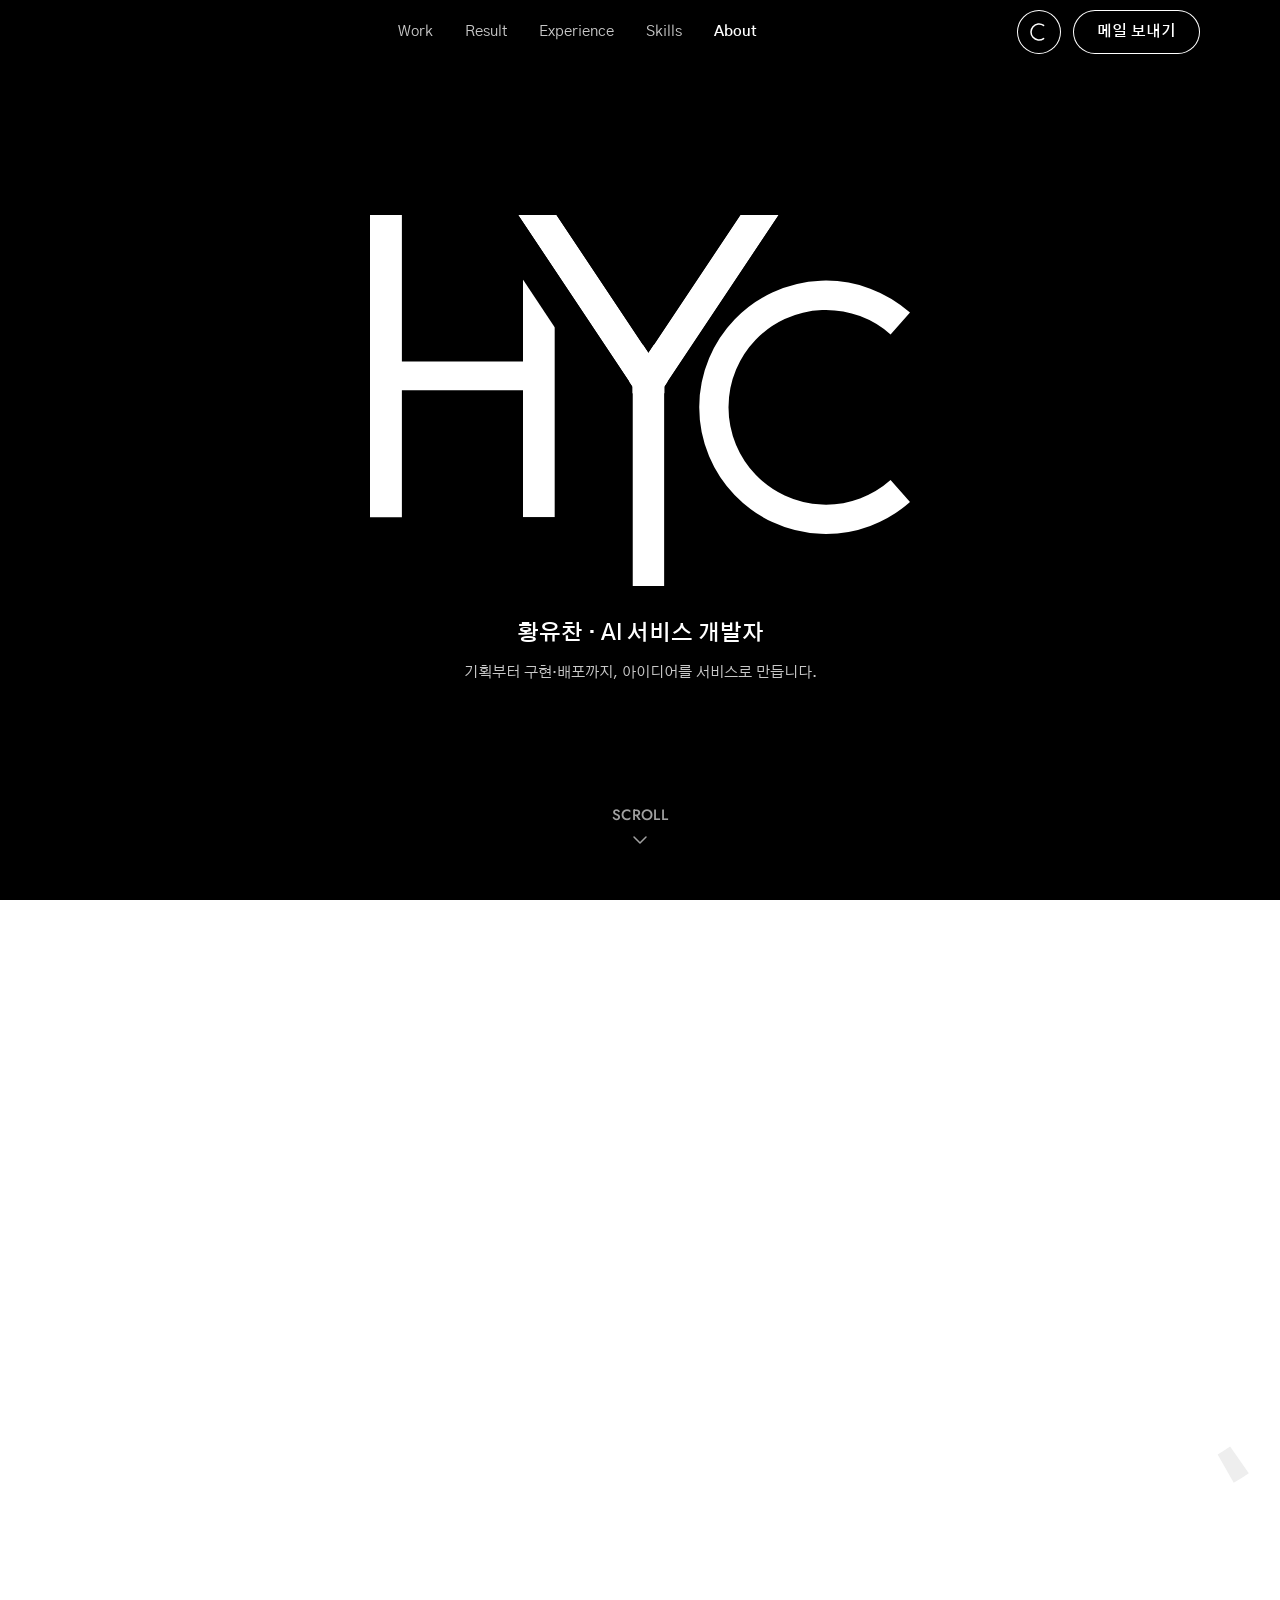
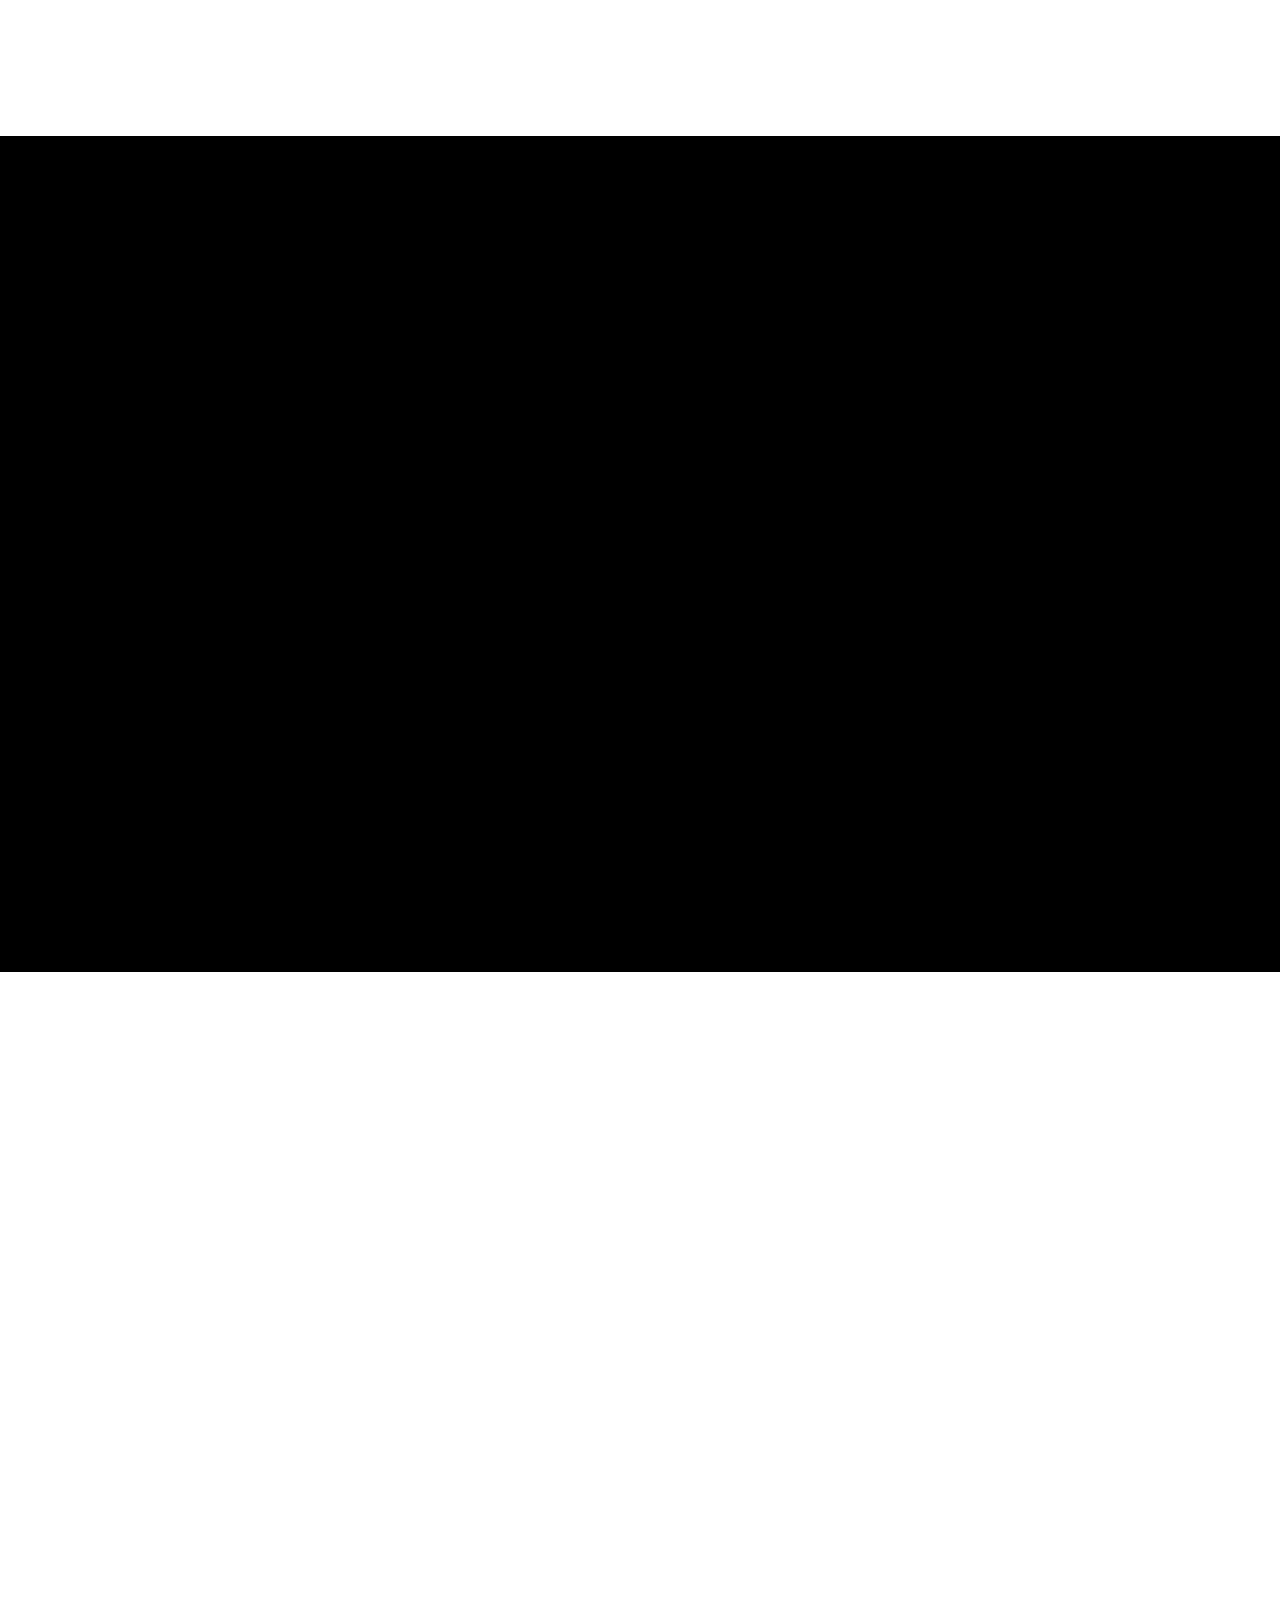
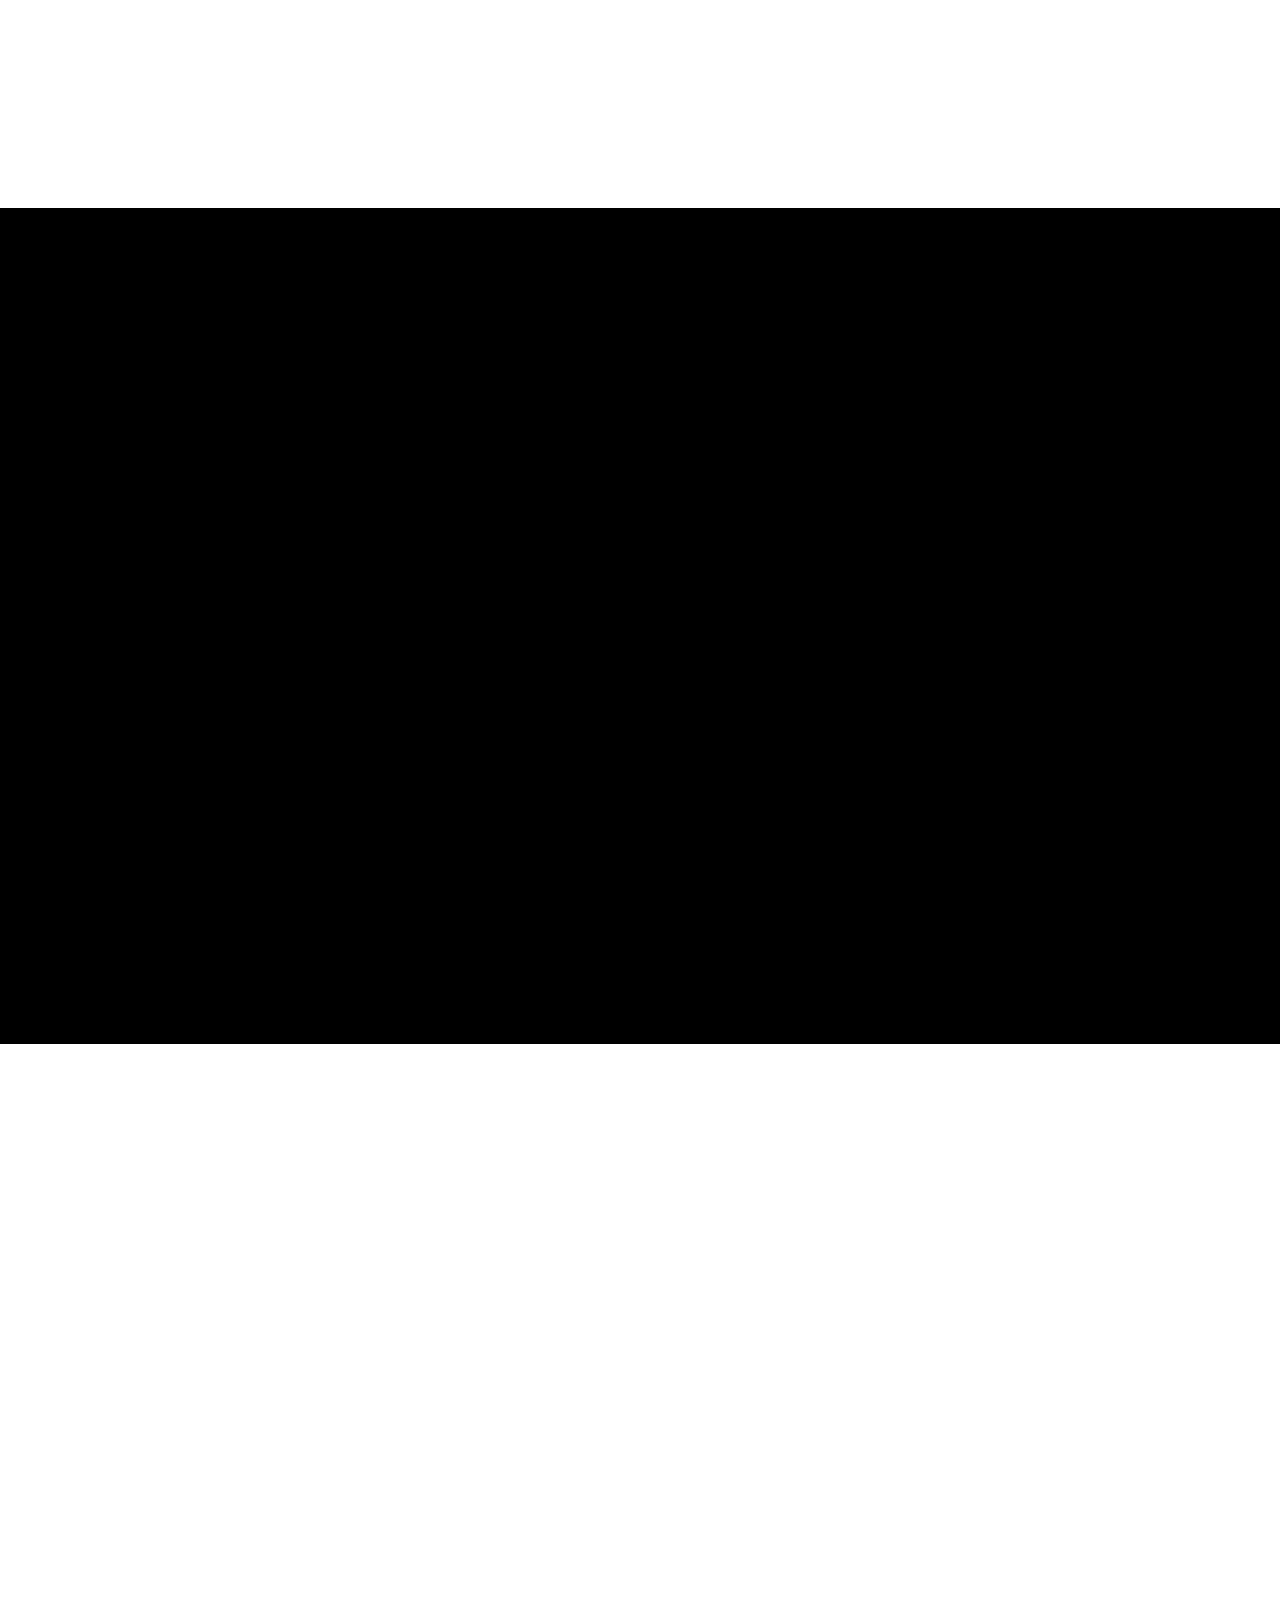
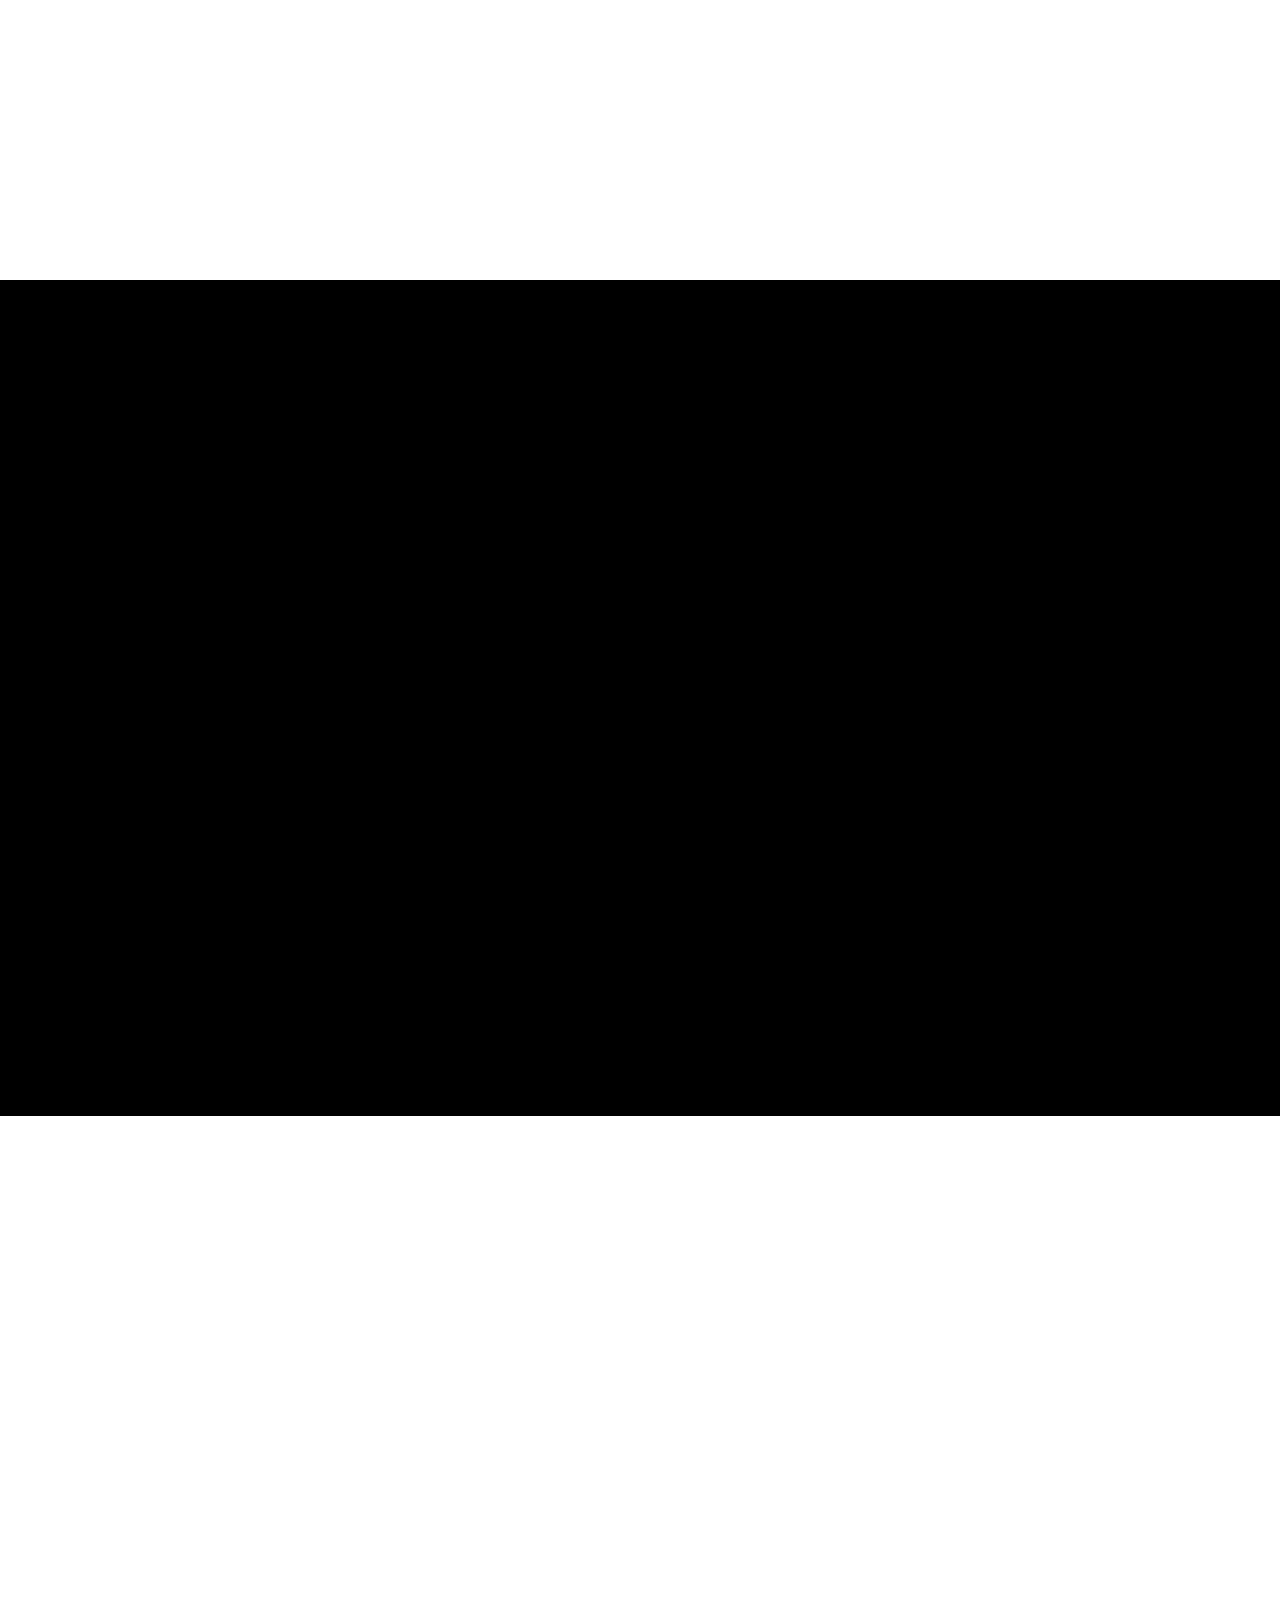
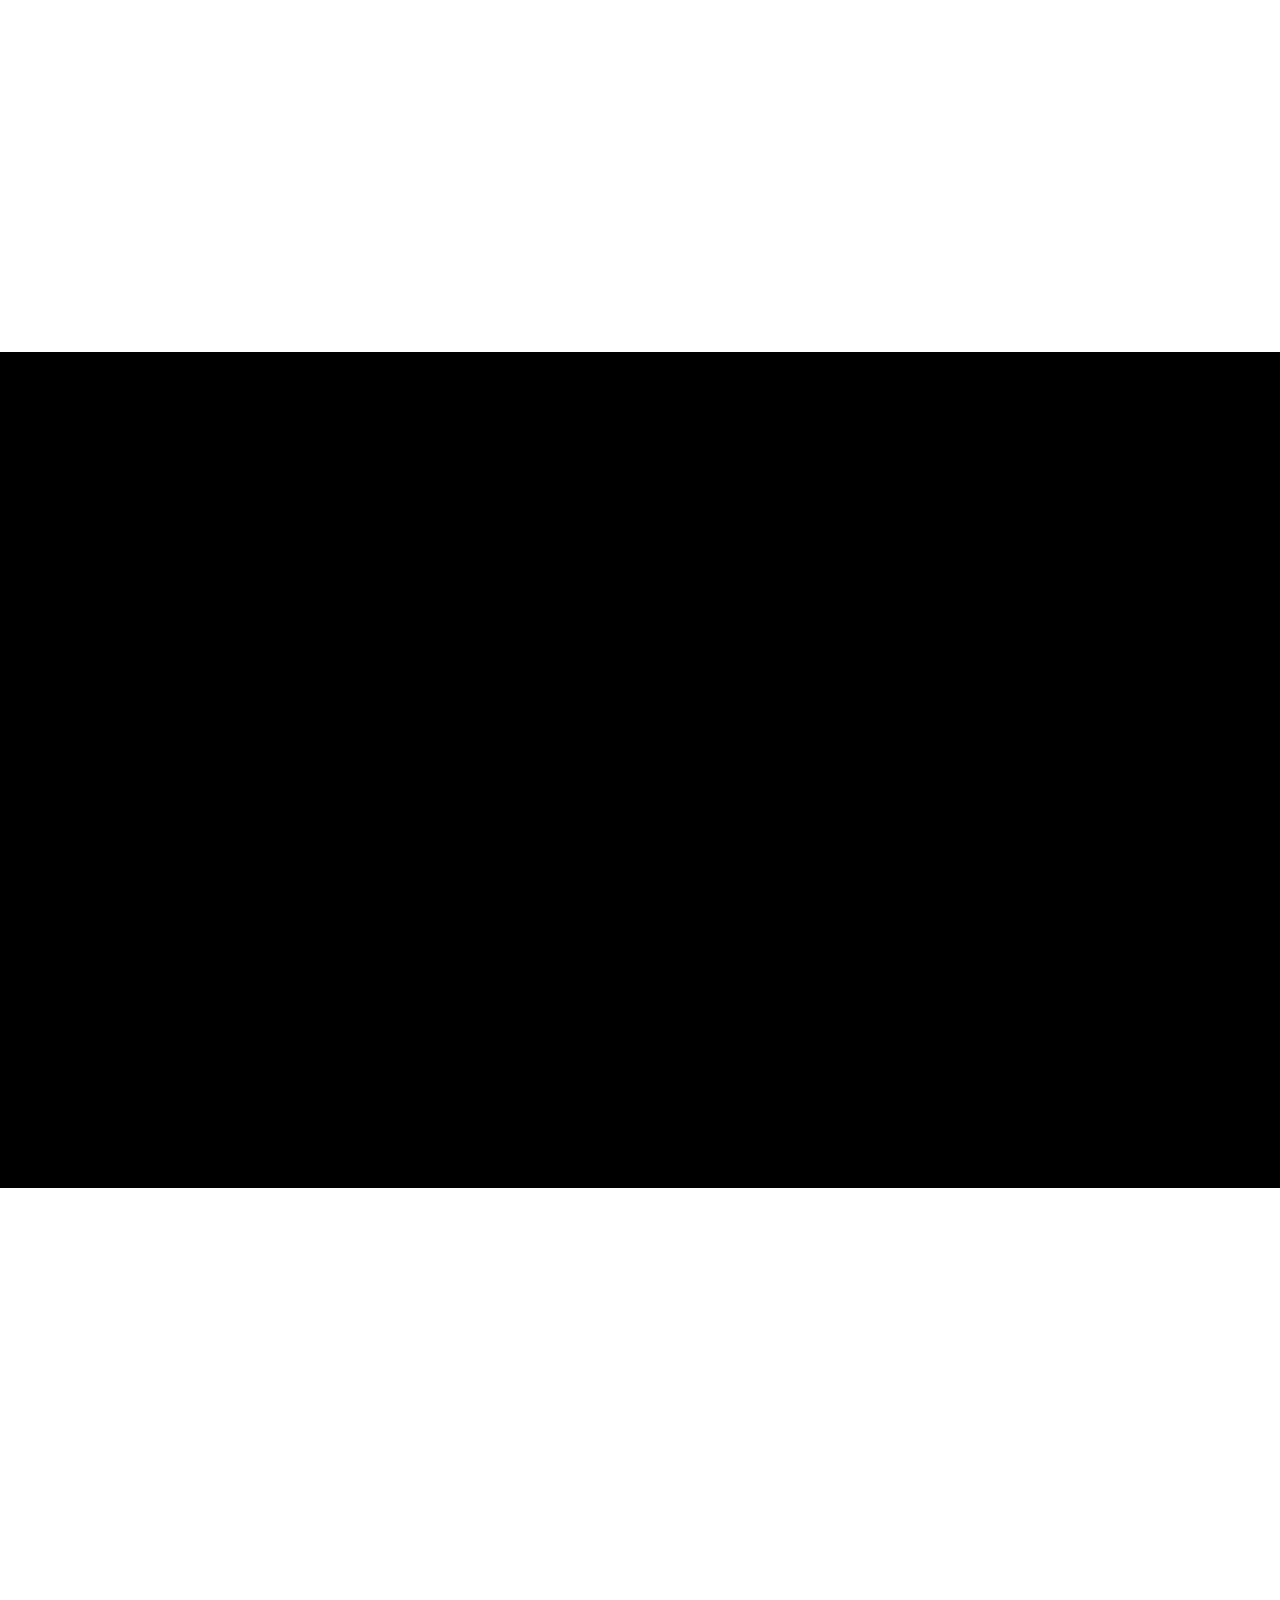
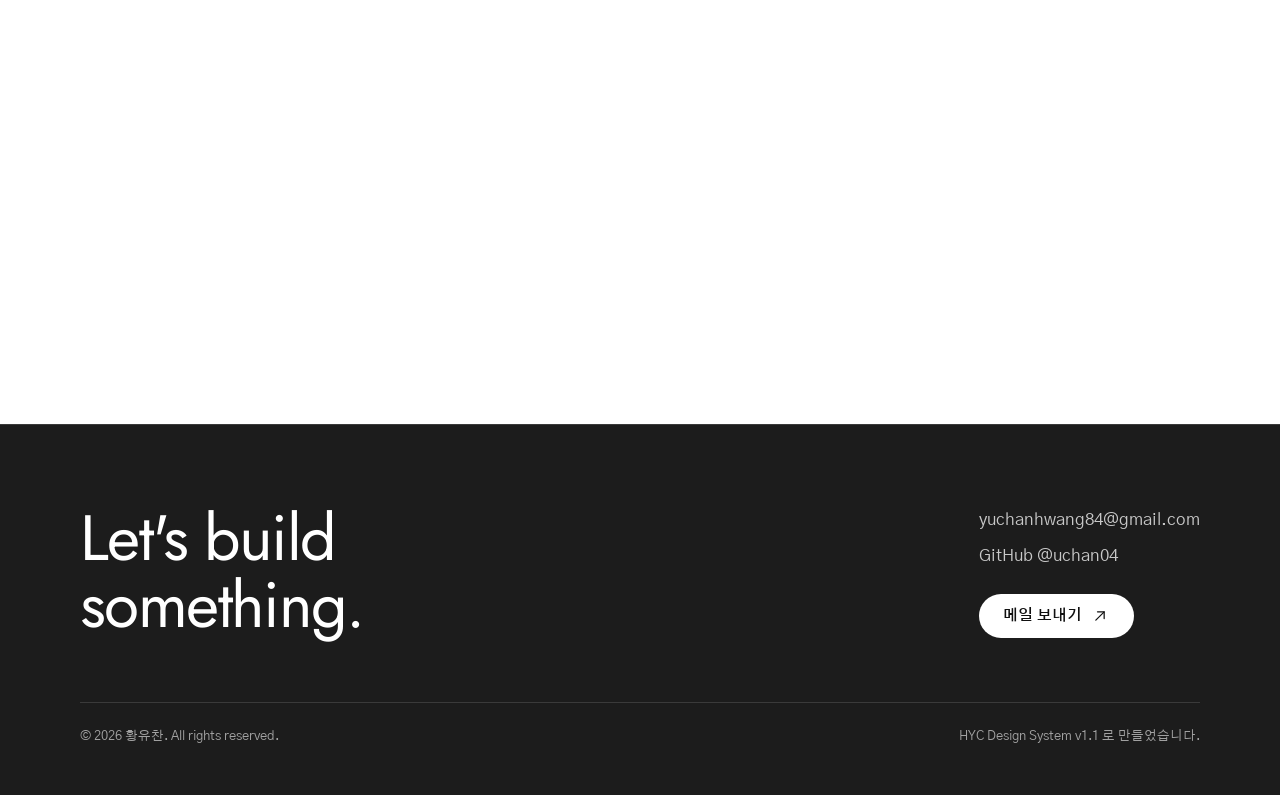
<file: index.html>
<!DOCTYPE html>
<html lang="ko">
<head>
<meta charset="utf-8">
<meta name="viewport" content="width=device-width, initial-scale=1">
<title>황유찬 — AI 서비스 개발자</title>
<meta name="description" content="기획부터 구현·배포까지 AI 서비스를 완성하는 개발자 황유찬의 포트폴리오입니다. 모꼬지, Welli, 약·음식 상성 체커, Come &amp; Down을 소개합니다.">
<meta name="theme-color" content="#ffffff" media="(prefers-color-scheme: light)">
<meta name="theme-color" content="#000000" media="(prefers-color-scheme: dark)">

<meta property="og:type" content="website">
<meta property="og:title" content="황유찬 — AI 서비스 개발자">
<meta property="og:description" content="기획부터 구현·배포까지 AI 서비스를 완성하는 개발자 황유찬입니다. 사용자의 문제를 AI 기능과 웹서비스로 풀어냅니다.">
<meta property="og:locale" content="ko_KR">

<link rel="preconnect" href="https://fonts.googleapis.com">
<link rel="preconnect" href="https://fonts.gstatic.com" crossorigin>
<link rel="stylesheet" href="https://fonts.googleapis.com/css2?family=Jost:wght@300;400;500&family=Gothic+A1:wght@400;600;700&display=swap">
<link rel="stylesheet" href="tokens.css?v=9">
<link rel="stylesheet" href="styles.css?v=12">

<!-- 첫 페인트 전에 모드를 정해 깜빡임을 막습니다 -->
<script>
  (function () {
    var saved = null;
    try { saved = localStorage.getItem("hyc-theme"); } catch (e) {}
    var dark = saved ? saved === "dark"
      : window.matchMedia("(prefers-color-scheme: dark)").matches;
    if (dark) document.documentElement.setAttribute("data-theme", "dark");

    // 모션은 JS가 있을 때만 숨겼다가 보여 줍니다. app.js가 3초 안에 못 뜨면 바로 보여 줍니다.
    document.documentElement.classList.add("js");
    setTimeout(function () {
      if (!window.__hycMotion) document.documentElement.classList.remove("js");
    }, 3000);
  })();
</script>
</head>
<body>

<a class="skip-link t-body-m is-strong" href="#main">본문으로 건너뛰기</a>

<!-- ── 아이콘 — 24px 그리드 · 1.5px 단일 획 · 둥근 끝 ── -->
<svg width="0" height="0" aria-hidden="true" style="position:absolute">
  <symbol id="icon-arrow-up-right" viewBox="0 0 24 24" fill="none" stroke="currentColor" stroke-width="1.5" stroke-linecap="round" stroke-linejoin="round">
    <path d="M7 17 17 7"/><path d="M9 7h8v8"/>
  </symbol>
  <symbol id="icon-arrow-right" viewBox="0 0 24 24" fill="none" stroke="currentColor" stroke-width="1.5" stroke-linecap="round" stroke-linejoin="round">
    <path d="M4 12h16"/><path d="m14 6 6 6-6 6"/>
  </symbol>
  <symbol id="icon-menu" viewBox="0 0 24 24" fill="none" stroke="currentColor" stroke-width="1.5" stroke-linecap="round">
    <path d="M3 7h18M3 12h18M3 17h18"/>
  </symbol>
  <symbol id="icon-chevron-down" viewBox="0 0 24 24" fill="none" stroke="currentColor" stroke-width="1.5" stroke-linecap="round" stroke-linejoin="round">
    <path d="m6 9 6 6 6-6"/>
  </symbol>
  <symbol id="icon-close" viewBox="0 0 24 24" fill="none" stroke="currentColor" stroke-width="1.5" stroke-linecap="round">
    <path d="M6 6l12 12M18 6L6 18"/>
  </symbol>
  <!-- 04 The Aperture — 원이 필요할 때 닫지 않고 열어 둡니다 -->
  <symbol id="icon-aperture" viewBox="0 0 24 24" fill="none" stroke="currentColor" stroke-width="1.5" stroke-linecap="round">
    <path d="M16.59 5.45A8 8 0 1 0 16.59 18.55"/>
  </symbol>
  <symbol id="aperture-ring" viewBox="0 0 24 24" fill="none" stroke="currentColor" stroke-width="1.5" stroke-linecap="butt">
    <path d="M16.59 5.45A8 8 0 1 0 16.59 18.55" pathLength="1"/>
  </symbol>
</svg>

<!-- ── Navigation — 로고 왼쪽, 링크와 버튼 오른쪽 ── -->
<header class="nav" id="nav">
  <div class="page nav__inner">
    <a href="#main" aria-label="HYC 홈">
      <!-- 로고 — One Weight(획 = 대문자 높이의 1/10) · The Join · The Drop · The Aperture -->
      <svg class="logo" viewBox="0 0 58.213 40" role="img" aria-label="HYC">
        <!-- Figma HYC Design System · Logo 컴포넌트(5:4) 경로 그대로. 손으로 다시 그리지 않습니다. -->
        <path fill="currentColor" d="M0 0H3.437V15.789H16.488V6.966L19.925 12.122V32.577H16.488V18.883H3.437V32.577H0ZM15.975 0H20.106L30.015 14.864 39.925 0H44.056L31.734 18.483V40H28.297V18.483ZM58.213 30.94C52.731 35.808 44.384 35.477 39.303 30.192 34.223 24.906 34.223 16.552 39.303 11.266 44.384 5.981 52.731 5.651 58.213 10.518L56.119 12.877C51.903 9.134 45.484 9.388 41.577 13.452 37.671 17.517 37.671 23.941 41.577 28.006 45.484 32.07 51.903 32.324 56.119 28.581Z"/>
      </svg>
    </a>

    <nav class="nav__links t-body-m" aria-label="섹션">
      <a href="#work">Work</a>
      <a href="#result">Result</a>
      <a href="#experience">Experience</a>
      <a href="#skills">Skills</a>
      <a href="#about">About</a>
    </nav>

    <div class="nav__actions">
      <button class="icon-button icon-button--outline" id="theme-toggle" type="button" aria-pressed="false">
        <svg aria-hidden="true"><use href="#icon-aperture"/></svg>
        <span class="visually-hidden">어두운 화면으로 바꾸기</span>
      </button>
      <a class="button button--m button--outline" href="mailto:yuchanhwang84@gmail.com">메일 보내기</a>
      <button class="icon-button icon-button--outline nav__toggle" id="menu-toggle" type="button"
              aria-expanded="false" aria-controls="nav-menu">
        <svg aria-hidden="true"><use href="#icon-menu" id="menu-icon"/></svg>
        <span class="visually-hidden">메뉴 열기</span>
      </button>
    </div>
  </div>
</header>

<div class="nav__menu" id="nav-menu" data-open="false">
  <nav aria-label="섹션">
    <ul class="t-h4">
      <li><a href="#work">Work <svg width="24" height="24" aria-hidden="true"><use href="#icon-arrow-right"/></svg></a></li>
      <li><a href="#result">Result <svg width="24" height="24" aria-hidden="true"><use href="#icon-arrow-right"/></svg></a></li>
      <li><a href="#experience">Experience <svg width="24" height="24" aria-hidden="true"><use href="#icon-arrow-right"/></svg></a></li>
      <li><a href="#skills">Skills <svg width="24" height="24" aria-hidden="true"><use href="#icon-arrow-right"/></svg></a></li>
      <li><a href="#about">About <svg width="24" height="24" aria-hidden="true"><use href="#icon-arrow-right"/></svg></a></li>
    </ul>
  </nav>
  <a class="button button--l button--outline" href="mailto:yuchanhwang84@gmail.com">메일 보내기</a>
</div>

<main id="main">

  <!-- ── Intro (Dark) — 로고와 이름·직무. 스크롤하면 로고 획이 흩어집니다 ── -->
  <section class="section intro" data-theme="dark" aria-label="황유찬 · AI 서비스 개발자">
    <div class="intro__brand">
    <!-- 로고를 획 7개로 나눴습니다. 가만히 있을 때는 원래 로고와 같은 모양입니다.
         data-exit = 빠져나가는 방향(획의 선 방향), data-delay = 출발 순서, data-spin = C는 호를 따라 돕니다 -->
    <svg class="intro__logo" viewBox="0 0 58.213 40" role="img" aria-label="HYC">
      <!-- Figma Logo 컴포넌트(5:4)를 획 7개로 나눈 것. 가만히 있을 때는 원본과 같은 모양입니다.
           굵기도 원본 그대로: 기둥·팔 3.437 · H 가로획 3.094 · C 3.155 -->
      <defs>
        <clipPath id="clip-h-right"><path d="M16.488 6.966 19.925 12.122V32.577H16.488Z"/></clipPath>
        <clipPath id="clip-y"><path d="M15.975 0H20.106L30.015 14.864 39.925 0H44.056L31.734 18.483V40H28.297V18.483Z"/></clipPath>
      </defs>
      <g class="intro__stroke" data-exit="0,-1" data-delay="0.20"><path d="M1.7185 32.577V0"/></g>
      <g class="intro__stroke" data-exit="-1,0" data-delay="0.30"><path d="M16.738 17.336H3.187" style="stroke-width:3.094"/></g>
      <g class="intro__stroke" data-exit="0,1" data-delay="0.17" clip-path="url(#clip-h-right)"><path d="M18.2065 6.966V32.577"/></g>
      <g class="intro__stroke" data-exit="-12.322,-18.483" data-delay="0.10" clip-path="url(#clip-y)"><path d="M31.125 19.626 16.931 -1.664"/></g>
      <g class="intro__stroke" data-exit="12.322,-18.483" data-delay="0.06" clip-path="url(#clip-y)"><path d="M28.906 19.626 43.1 -1.664"/></g>
      <g class="intro__stroke" data-exit="0,1" data-delay="0.14" clip-path="url(#clip-y)"><path d="M30.0155 14V40"/></g>
      <g class="intro__stroke" data-spin="-140" data-spin-center="49.147 20.729" data-delay="0"><path d="M57.1657 11.6974A12.0775 12.0775 0 1 0 57.1657 29.7606" style="stroke-width:3.155"/></g>
    </svg>

      <div class="intro__identity">
        <p class="t-h4">황유찬 <span aria-hidden="true">·</span> AI 서비스 개발자</p>
        <p class="t-body-m intro__description">기획부터 구현·배포까지, 아이디어를 서비스로 만듭니다.</p>
      </div>
    </div>

    <div class="intro__hint" aria-hidden="true">
      <span class="t-eyebrow">Scroll</span>
      <svg width="24" height="24"><use href="#icon-chevron-down"/></svg>
    </div>
  </section>

  <!-- ── Hero (Light) ── -->
  <section class="section hero">
    <div class="page hero__inner">
      <p class="t-eyebrow hero__eyebrow">AI Service Developer · 2026</p>
      <h1 class="t-display-xl hero__slogan">Idea <br class="hero__br">to Service</h1>
      <p class="t-lead hero__lead">
        기획부터 구현·배포까지 AI 서비스를 완성하는 개발자 황유찬입니다.
        <span class="is-strong">사용자의 문제를 AI 기능과 웹서비스로 풀어냅니다.</span>
      </p>
      <div class="hero__actions">
        <a class="button button--l button--primary" href="#work">
          작업 보기 <svg aria-hidden="true"><use href="#icon-arrow-right"/></svg>
        </a>
        <a class="button button--l button--text" href="https://github.com/uchan04" target="_blank" rel="noopener noreferrer">
          GitHub 보기 <svg aria-hidden="true"><use href="#icon-arrow-up-right"/></svg>
          <span class="visually-hidden">(새 창)</span>
        </a>
      </div>
    </div>
    <!-- 03 The Drop — 한 화면에 딱 하나의 요소만 그리드를 벗어납니다 -->
    <svg class="hero__drop" viewBox="0 0 24 24" aria-hidden="true"><use href="#aperture-ring"/></svg>
  </section>

  <!-- ── Work 01 (Dark) ── -->
  <section class="section" id="work" data-theme="dark">
    <div class="page tile__inner">
      <div class="tile__text">
        <div class="tile__head">
          <p class="t-eyebrow tile__eyebrow">Work 01 · 모꼬지</p>
          <h2 class="t-h1">고립·은둔 청년이 다시 사람을 만나기까지, 징검다리를 놓았습니다.</h2>
          <p class="t-lead tile__lead">
            AI 유형 진단부터 단계별 온·오프라인 커뮤니티, 지도 기반 공공 정책 추천까지 하나로 이어지는 복지 플랫폼입니다.
            5명 팀의 리더로 아키텍처를 설계하고 전체 통합을 맡아 3주 만에 MVP를 배포했습니다.
          </p>
        </div>

        <ul class="t-body-s tile__meta">
          <li>2026.08.12~2026.08.28</li>
          <li>팀 5명 · 기여도 50%</li>
          <li>PM · 풀스택 · 인프라</li>
          <li>최종 성과 발표 2등 · 우수 수료생 선발</li>
        </ul>

        <ul class="chips">
          <li class="chip">Next.js App Router</li>
          <li class="chip">TypeScript</li>
          <li class="chip">AWS Bedrock</li>
          <li class="chip">AWS Cognito</li>
          <li class="chip">Prisma</li>
          <li class="chip">RDS PostgreSQL</li>
        </ul>

        <div class="tile__actions">
          <a class="button button--l button--primary" href="mokoji.html">
            문제 해결 과정 <svg aria-hidden="true"><use href="#icon-arrow-right"/></svg>
          </a>
          <a class="button button--l button--text" href="https://github.com/uchan04/AWS_project" target="_blank" rel="noopener noreferrer">
            코드 보기 <svg aria-hidden="true"><use href="#icon-arrow-up-right"/></svg>
            <span class="visually-hidden">(새 창)</span>
          </a>
        </div>
      </div>

      <!-- 실제 서비스(mokoji.site) 화면 녹화 — 화면에 보일 때만 소리 없이 반복 재생, 실제 화면이라 "가상 화면" 태그 없음 -->
      <div class="media media--tile">
        <video class="media__video" src="videos/mokoji.mp4?v=1" poster="images/mokoji-poster.jpg?v=1"
               width="1280" height="720" muted loop playsinline preload="none" controls
               aria-label="모꼬지 서비스 화면 녹화 — 펫 키우기, 미션, 커뮤니티, 오프라인 모임, 온보딩"></video>
      </div>
    </div>
  </section>

  <!-- ── Work 02 (Light) ── -->
  <section class="section">
    <div class="page tile__inner">
      <div class="tile__text">
        <div class="tile__head">
          <p class="t-eyebrow tile__eyebrow">Work 02 · Welli</p>
          <h2 class="t-h1">흩어진 건강 기록을 캐릭터 한 명의 성장 이야기로 모았습니다.</h2>
          <p class="t-lead tile__lead">
            피부·수면·스트레스·수분 섭취 기록을 캐릭터의 외형에 실시간으로 반영하고,
            그 변화를 하나의 서사로 설명해 오늘 할 루틴을 먼저 제안합니다.
          </p>
        </div>

        <ul class="t-body-s tile__meta">
          <li>2026.08.01~2026.08.25</li>
          <li>기여도 40%</li>
          <li>데이터 아키텍처 · AI 매핑 설계</li>
          <li>멋쟁이사자처럼 애니멀리그</li>
        </ul>

        <ul class="chips">
          <li class="chip">React</li>
          <li class="chip">멀티모달 AI</li>
          <li class="chip">데이터 모델링</li>
          <li class="chip">추천 엔진</li>
        </ul>

        <div class="tile__actions">
          <a class="button button--l button--text" href="https://github.com/Welliverse/Welli-FE-A" target="_blank" rel="noopener noreferrer">
            코드 보기 <svg aria-hidden="true"><use href="#icon-arrow-up-right"/></svg>
            <span class="visually-hidden">(새 창)</span>
          </a>
        </div>
      </div>

      <!-- 실제 서비스 시연 녹화(모바일 화면) — 세 장면을 나란히, 화면에 보일 때만 소리 없이 반복 재생 -->
      <div class="media media--tile media--phones">
        <video class="media__video" src="videos/welliverse-1.mp4?v=1" poster="images/welliverse-1.jpg?v=1"
               width="300" height="720" muted loop playsinline preload="none" controls
               aria-label="Welli 화면 녹화 1 — 건강 목표를 고르면 AI가 나를 닮은 캐릭터를 만듭니다"></video>
        <video class="media__video" src="videos/welliverse-2.mp4?v=1" poster="images/welliverse-2.jpg?v=1"
               width="300" height="720" muted loop playsinline preload="none" controls
               aria-label="Welli 화면 녹화 2 — 기분과 물 섭취를 기록하면 캐릭터 표정과 상태가 바로 바뀝니다"></video>
        <video class="media__video" src="videos/welliverse-3.mp4?v=1" poster="images/welliverse-3.jpg?v=1"
               width="300" height="720" muted loop playsinline preload="none" controls
               aria-label="Welli 화면 녹화 3 — 오늘의 루틴을 마치면 AI가 건강을 분석하고 캐릭터가 성장합니다"></video>
      </div>
    </div>
  </section>

  <!-- ── Work 03 (Dark) ── -->
  <section class="section" data-theme="dark">
    <div class="page tile__inner">
      <div class="tile__text">
        <div class="tile__head">
          <p class="t-eyebrow tile__eyebrow">Work 03 · 약·음식 상성 체커</p>
          <h2 class="t-h1">먹는 약과 오늘 먹은 음식이 부딪히는지 한눈에 보여 줍니다.</h2>
          <p class="t-lead tile__lead">
            복용 중인 약을 약상자에 담으면 음식과의 상호작용을 금기·경고·주의 3단계로 분석해 리포트로 보여 줍니다.
            공공 데이터로 성분 매핑 테이블을 만들어, 브랜드명으로 찾아도 성분명으로 찾아집니다.
          </p>
        </div>

        <ul class="t-body-s tile__meta">
          <li>2026.07~2026.08</li>
          <li>개인 프로젝트 · 기여도 100%</li>
          <li>프론트엔드 · 백엔드 · UI/UX · 공공 데이터 DB</li>
          <li>AWS AI 과정 · AI-DLC</li>
        </ul>

        <ul class="chips">
          <li class="chip">Next.js 14</li>
          <li class="chip">NestJS 10</li>
          <li class="chip">Prisma</li>
          <li class="chip">PostgreSQL</li>
          <li class="chip">Tailwind CSS</li>
          <li class="chip">pnpm · turbo</li>
        </ul>

        <div class="tile__actions">
          <a class="button button--l button--text" href="https://github.com/uchan04/drug-food-app" target="_blank" rel="noopener noreferrer">
            코드 보기 <svg aria-hidden="true"><use href="#icon-arrow-up-right"/></svg>
            <span class="visually-hidden">(새 창)</span>
          </a>
        </div>
      </div>

      <!-- 실제 서비스 화면 녹화 — 화면에 보일 때만 소리 없이 반복 재생, 실제 화면이라 "가상 화면" 태그 없음 -->
      <div class="media media--tile">
        <video class="media__video" src="videos/mfcc.mp4?v=1" poster="images/mfcc-poster.jpg?v=1"
               width="1024" height="576" muted loop playsinline preload="none" controls
               aria-label="약·음식 상성 체커 화면 녹화 — 약 검색과 저장, 내 약 상자, 음식 상호작용 분석"></video>
      </div>
    </div>
  </section>

  <!-- ── Work 04 (Light) ── -->
  <section class="section">
    <div class="page tile__inner">
      <div class="tile__text">
        <div class="tile__head">
          <p class="t-eyebrow tile__eyebrow">Work 04 · Come &amp; Down</p>
          <h2 class="t-h1">지치고 나서가 아니라, 지치기 전에 알려 줍니다.</h2>
          <p class="t-lead tile__lead">
            구글 캘린더 일정과 아침 1분 손가락 측정(스마트폰 카메라로 재는 심박 변화)으로 번아웃 신호를 미리 알리고,
            빈 시간에 운동·휴식 일정을 넣어 줍니다. 프론트엔드로 측정 모듈을 맡아,
            흔들린 측정을 하나도 걸러내지 못하던 판정 기준을 실측 데이터로 다시 잡아 경고 감지 비율을 0%에서 11.8%로 올렸습니다.
          </p>
        </div>

        <ul class="t-body-s tile__meta">
          <li>2026.10.20~2026.11.20</li>
          <li>팀 6명 · 프론트엔드 2명 중 1명</li>
          <li>카메라 측정 모듈 · 모바일 웹 화면</li>
          <li>멋쟁이사자처럼 아리톤 12팀</li>
        </ul>

        <ul class="chips">
          <li class="chip">Vite</li>
          <li class="chip">JavaScript</li>
          <li class="chip">Web Camera API</li>
          <li class="chip">Canvas 2D</li>
          <li class="chip">Google 캘린더 연동</li>
          <li class="chip">OpenAI API</li>
        </ul>

        <div class="tile__actions">
          <a class="button button--l button--text" href="https://github.com/2026Ganzi-Thon/2026_GANZITHON_TEAM_12_FE" target="_blank" rel="noopener noreferrer">
            코드 보기 <svg aria-hidden="true"><use href="#icon-arrow-up-right"/></svg>
            <span class="visually-hidden">(새 창)</span>
          </a>
        </div>
      </div>

      <!-- 실제 서비스 시연 녹화(모바일 화면 하나) — 화면에 보일 때만 소리 없이 반복 재생 -->
      <div class="media media--tile media--phones">
        <video class="media__video" src="videos/comedown.mp4?v=1" poster="images/comedown.jpg?v=1"
               width="540" height="960" muted loop playsinline preload="none" controls
               aria-label="Come &amp; Down 화면 녹화 — 피로도 체크, 일정 분석 리포트, 아침 1분 손가락 측정, 회복 리포트"></video>
      </div>
    </div>
  </section>

  <!-- ── Result (Dark) — Chart/Stat · 강조는 1개 ── -->
  <section class="section" id="result" data-theme="dark">
    <div class="page">
      <div class="section-header">
        <p class="t-eyebrow section-header__eyebrow">Result</p>
        <h2 class="t-h2">3주 만에 만든 모꼬지, 함께 완성한 결과입니다.</h2>
        <p class="t-body-s section-header__desc">2026.08 AWS AI 전문가 양성 과정 최종 경진대회</p>
      </div>

      <div class="stats">
        <div class="stat stat--highlight">
          <p class="t-display-number stat__value">2<span class="stat__unit">등</span></p>
          <p class="t-body-m is-strong stat__label">최종 성과 발표</p>
          <p class="t-body-s stat__caption">서비스 완성도 · AI 활용성 · 사회적 가치를 높게 평가받았습니다.</p>
        </div>
        <div class="stat">
          <p class="t-display-number stat__value"><span class="stat__unit">전원</span></p>
          <p class="t-body-m is-strong stat__label">팀원 기능 구현·통합</p>
          <p class="t-body-s stat__caption">첫날 공통 레이아웃과 예시 코드를 공유해, 개발 경험이 적은 팀원도 끝까지 참여했습니다.</p>
        </div>
        <div class="stat">
          <p class="t-display-number stat__value"><span class="stat__unit">기능별</span></p>
          <p class="t-body-m is-strong stat__label">작업 분담으로 통합 부담 완화</p>
          <p class="t-body-s stat__caption">기능별 수직 분할을 도입해 담당 기능을 구현하는 단위로 일을 나누고, API 조율 부담을 줄였습니다.</p>
        </div>
      </div>
    </div>
  </section>

  <!-- ── Experience (Light) — Section Header + List Row ── -->
  <section class="section" id="experience">
    <div class="page">
      <div class="section-header">
        <p class="t-eyebrow section-header__eyebrow">Experience</p>
        <h2 class="t-h1">손으로 만들고 사람에게 가르치며 배웠습니다.</h2>
        <p class="t-lead section-header__desc">부트캠프와 동아리, 봉사와 군생활까지 지나온 자리들입니다.</p>
      </div>

      <ol class="rows">
        <li class="row">
          <p class="t-h3 row__number">01</p>
          <div class="row__title">
            <h3 class="t-h4">SK쉴더스 보안환경 구축</h3>
            <p class="t-body-s row__period">2026.10.26~2026.12.20 · SK쉴더스 X 고용노동부</p>
          </div>
          <div class="t-body-l row__desc">
            <p>AWS에 망분리된 3계층 실습환경을 설계·구축하고, SSRF가 내부망까지 이어지는 경로와 그 방어를 검증하고 있습니다. 4인 팀의 팀장으로 클라우드 네트워크·인프라 구축을 맡았습니다.</p>
          </div>
        </li>
        <li class="row">
          <p class="t-h3 row__number">02</p>
          <div class="row__title">
            <h3 class="t-h4">성남시 청년창업 아이디에이션 4.0</h3>
            <p class="t-body-s row__period">2026.08.15~2026.11.21 · 성남시청소년청년재단</p>
          </div>
          <div class="t-body-l row__desc">
            <p>인수인계 미들웨어 CONTINUUM을 기획하고 아키텍처를 설계했습니다. 실리콘밸리 Plug and Play에서 IR 피칭하고, 받은 피드백으로 사내망 커넥터와 승인 단계를 넣어 설계를 v2로 고쳤습니다.</p>
          </div>
        </li>
        <li class="row">
          <p class="t-h3 row__number">03</p>
          <div class="row__title">
            <h3 class="t-h4">AWS AI 전문가 양성 과정</h3>
            <p class="t-body-s row__period">2026.07.13~2026.08.28 · 경기도경제과학진흥원 X AWS</p>
          </div>
          <div class="t-body-l row__desc">
            <p>260시간 동안 MLOps·AI 에이전트·생성형 AI를 배우고 팀장으로 우수 수료했습니다.</p>
          </div>
        </li>
        <li class="row">
          <p class="t-h3 row__number">04</p>
          <div class="row__title">
            <h3 class="t-h4">멋쟁이사자처럼 프론트엔드 운영진</h3>
            <p class="t-body-s row__period">2023.01~2023.12 · 2026.01~현재</p>
          </div>
          <div class="t-body-l row__desc">
            <p>프론트엔드 트랙 부원을 가르치고, 클라우드 서비스와 Git 활용법 교육을 맡았습니다.</p>
          </div>
        </li>
        <li class="row">
          <p class="t-h3 row__number">05</p>
          <div class="row__title">
            <h3 class="t-h4">코드클럽 학생 봉사단</h3>
            <p class="t-body-s row__period">2023.09.20~2023.12.10 · 서울 마천초등학교</p>
          </div>
          <div class="t-body-l row__desc">
            <p>스크래치로 초등학생을 지도하고 SW 교육봉사 프로그램을 운영했습니다.</p>
          </div>
        </li>
        <li class="row">
          <p class="t-h3 row__number">06</p>
          <div class="row__title">
            <h3 class="t-h4">육군 28사단 GP 운전병</h3>
            <p class="t-body-s row__period">2024.04.24~2025.10.23 · 만기 전역</p>
          </div>
          <div class="t-body-l row__desc">
            <p>GP에서 운전병으로 복무하며 약속한 시간을 지키는 일의 무게를 배웠습니다.</p>
          </div>
        </li>
      </ol>
    </div>
  </section>

  <!-- ── Skills (Dark) — 카드를 나열하지 않고 행으로 쌓습니다 ── -->
  <section class="section" id="skills" data-theme="dark">
    <div class="page">
      <div class="section-header">
        <p class="t-eyebrow section-header__eyebrow">Skills</p>
        <h2 class="t-h2">지금 손에 익은 도구들입니다.</h2>
      </div>

      <div class="skills">
        <div class="skill-row">
          <p class="t-body-m is-strong skill-row__name">Language</p>
          <ul class="chips"><li class="chip">TypeScript</li><li class="chip">JavaScript</li><li class="chip">Python</li><li class="chip">SQL</li></ul>
        </div>
        <div class="skill-row">
          <p class="t-body-m is-strong skill-row__name">Cloud · AI</p>
          <ul class="chips"><li class="chip">AWS Bedrock</li><li class="chip">AWS Cognito</li><li class="chip">AWS RDS</li><li class="chip">Prompt Engineering</li></ul>
        </div>
        <div class="skill-row">
          <p class="t-body-m is-strong skill-row__name">Frontend</p>
          <ul class="chips"><li class="chip">React</li><li class="chip">Next.js</li><li class="chip">Tailwind CSS</li><li class="chip">React Query</li></ul>
        </div>
        <div class="skill-row">
          <p class="t-body-m is-strong skill-row__name">Backend</p>
          <ul class="chips"><li class="chip">NestJS</li><li class="chip">Prisma</li><li class="chip">PostgreSQL</li><li class="chip">Next.js Route Handlers</li></ul>
        </div>
        <div class="skill-row">
          <p class="t-body-m is-strong skill-row__name">Data Science</p>
          <ul class="chips"><li class="chip">Pandas</li><li class="chip">NumPy</li><li class="chip">Bayesian Statistics</li></ul>
        </div>
        <div class="skill-row">
          <p class="t-body-m is-strong skill-row__name">Tools</p>
          <ul class="chips"><li class="chip">Git · GitHub</li><li class="chip">pnpm</li><li class="chip">Vitest</li><li class="chip">Docker</li></ul>
        </div>
      </div>
    </div>
  </section>

  <!-- ── About (Light) — 프로필 사진은 원본 비율·컬러, 모서리만 radius/lg ── -->
  <section class="section" id="about">
    <div class="page about">
      <div class="media media--portrait">
        <img src="images/profile.jpg?v=3" alt="황유찬 프로필 사진" width="900" height="1114" loading="lazy" decoding="async">
      </div>

      <div class="about__body">
        <p class="t-eyebrow section-header__eyebrow">About</p>
        <h2 class="t-h1">황유찬입니다.</h2>
        <p class="t-lead about__text">
          사람의 일상에 도움이 되는 AI 서비스를 만듭니다.
          팀에서는 아키텍처 설계와 서비스 통합을 맡고, 동아리에서는 개발 경험을 나누며 배웁니다.
          피아노·운동·코딩을 좋아합니다.
        </p>

        <dl class="facts t-body-l">
          <div>
            <dt class="t-body-s">교육</dt>
            <dd>을지대학교 빅데이터 인공지능 (2023.03~2028.12 졸업 예정 · 2학년 재학 중)</dd>
          </div>
          <div>
            <dt class="t-body-s">군경력</dt>
            <dd>육군 28사단 GP 운전병 (2024.04.24~2025.10.23)</dd>
          </div>
          <div>
            <dt class="t-body-s">지역</dt>
            <dd>김포</dd>
          </div>
        </dl>
      </div>
    </div>
  </section>
</main>

<!-- ── Footer (Dark) — 페이지에서 유일하게 촘촘한 곳 ── -->
<footer class="footer" data-theme="dark">
  <div class="page footer__inner">
    <div class="footer__top">
      <h2 class="t-display-l footer__tagline">Let's build<br>something.</h2>
      <div class="footer__contact t-body-l">
        <p><a href="mailto:yuchanhwang84@gmail.com">yuchanhwang84@gmail.com</a></p>
        <p><a href="https://github.com/uchan04" target="_blank" rel="noopener noreferrer">GitHub @uchan04</a></p>
        <p>
          <a class="button button--m button--primary" href="mailto:yuchanhwang84@gmail.com" style="margin-top:var(--hyc-space-md)">
            메일 보내기 <svg aria-hidden="true"><use href="#icon-arrow-up-right"/></svg>
          </a>
        </p>
      </div>
    </div>

    <div class="footer__legal t-body-s">
      <p>© 2026 황유찬. All rights reserved.</p>
      <p>HYC Design System v1.1 로 만들었습니다.</p>
    </div>
  </div>
</footer>

<script src="app.js?v=9" defer></script>
</body>
</html>
</file>
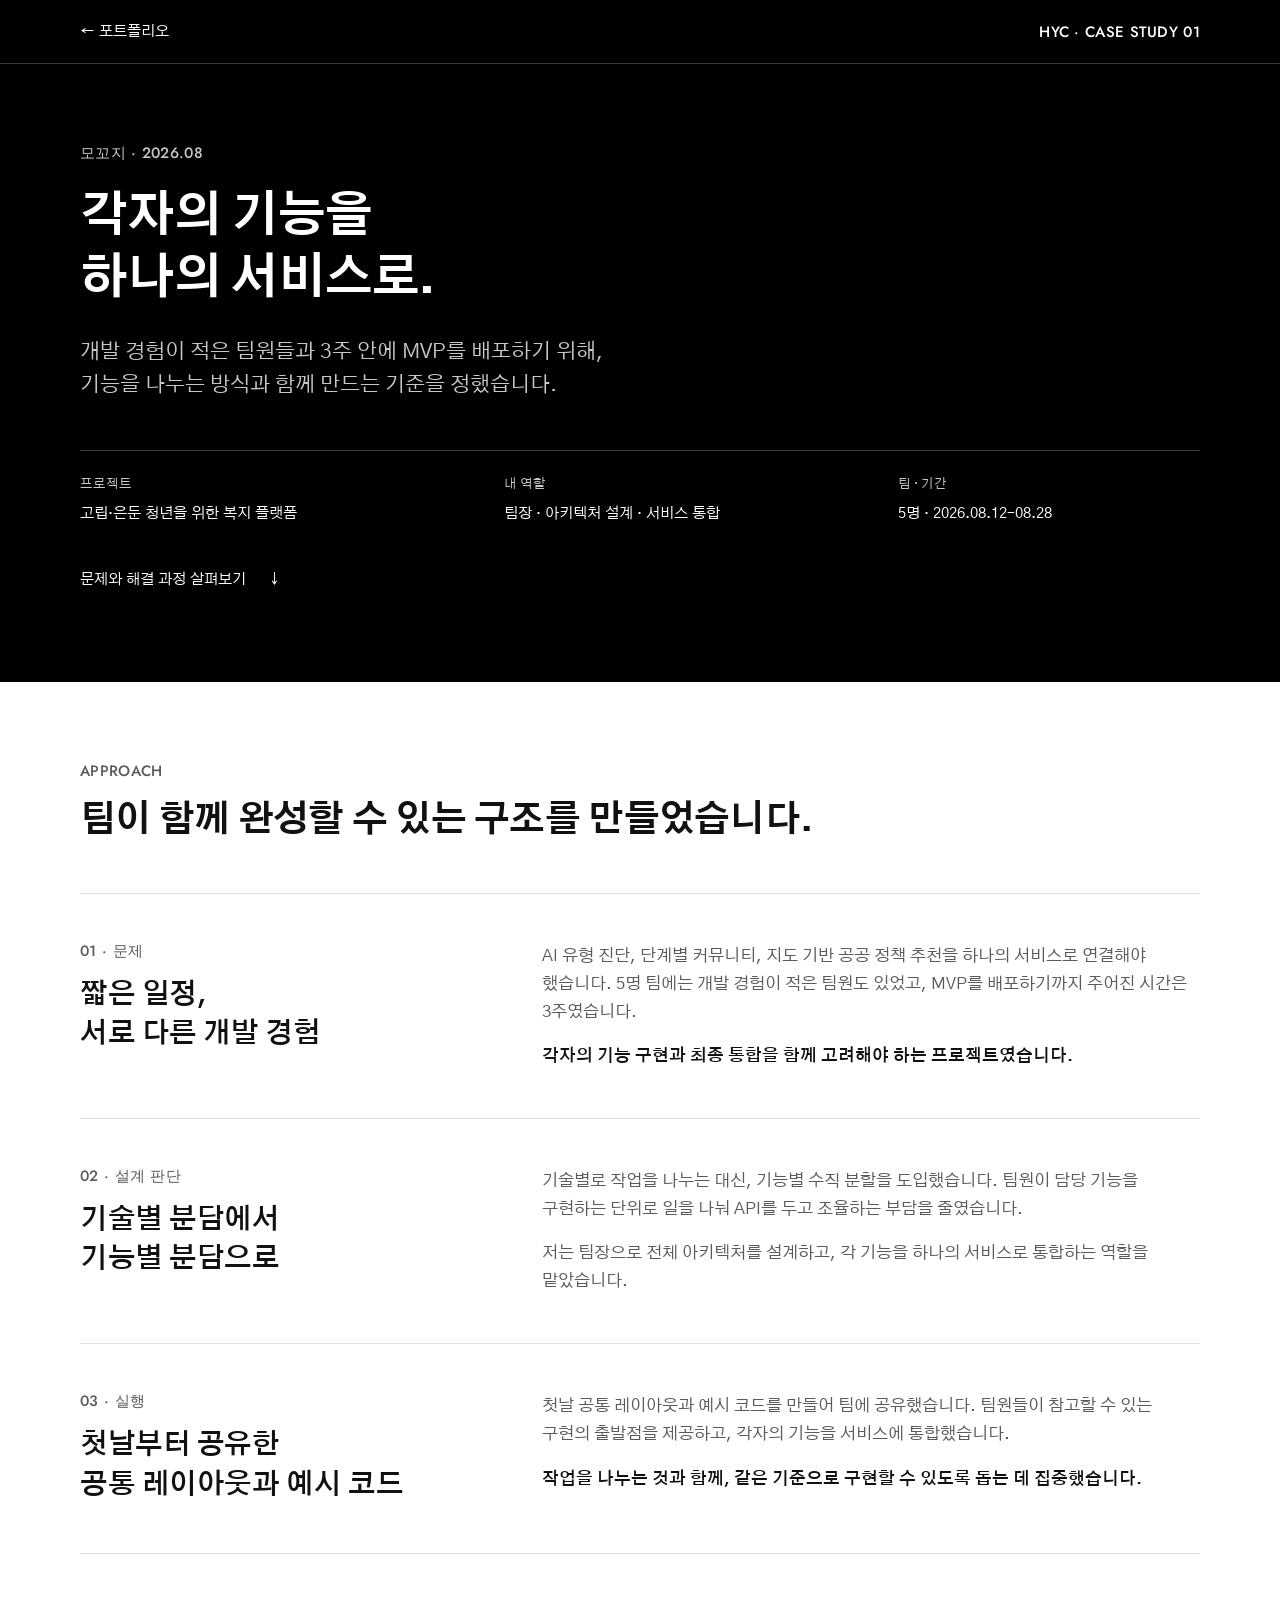
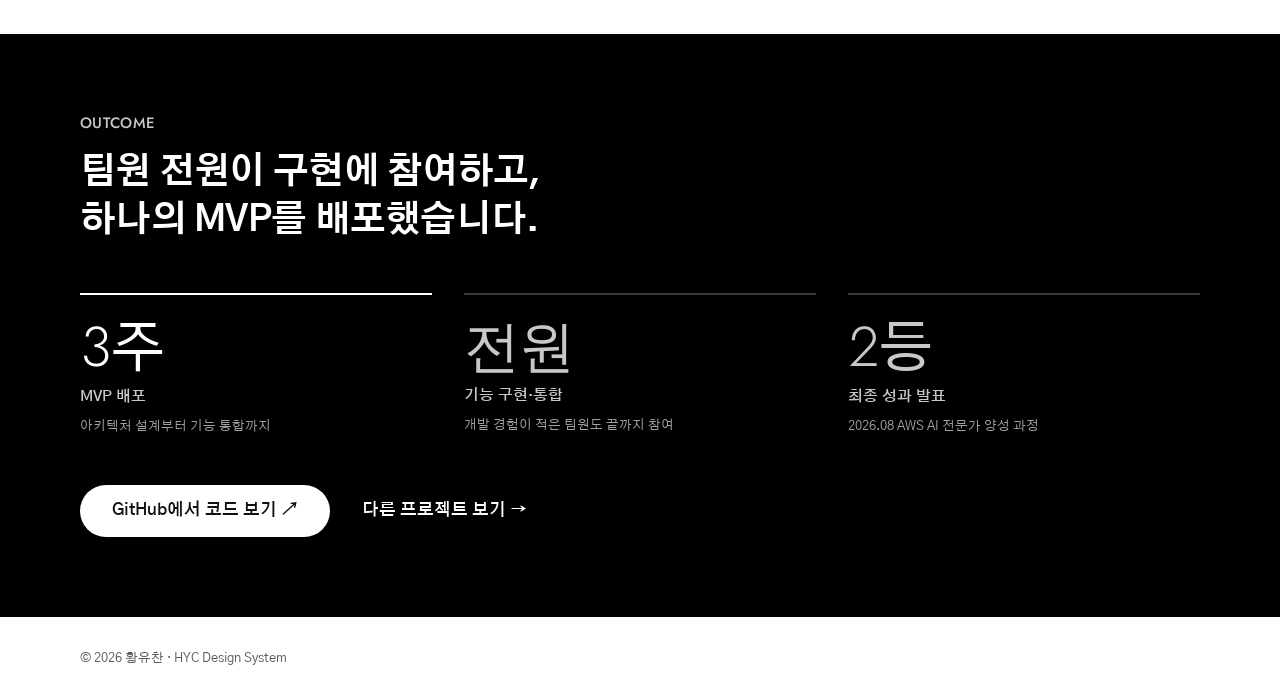
<file: mokoji.html>
<!DOCTYPE html>
<html lang="ko" class="case-document">
<head>
  <meta charset="utf-8">
  <meta name="viewport" content="width=device-width, initial-scale=1">
  <title>모꼬지 — 황유찬의 문제 해결 과정</title>
  <meta name="description" content="5명 팀의 리더로 모꼬지의 아키텍처를 설계하고 서비스를 통합했습니다. 기능별 작업 분담과 공통 코드 공유로 3주 안에 MVP를 배포한 과정을 소개합니다.">
  <link rel="preconnect" href="https://fonts.googleapis.com">
  <link rel="preconnect" href="https://fonts.gstatic.com" crossorigin>
  <link rel="stylesheet" href="https://fonts.googleapis.com/css2?family=Jost:wght@300;400;500&family=Gothic+A1:wght@400;600;700&display=swap">
  <link rel="stylesheet" href="tokens.css?v=9">
  <link rel="stylesheet" href="styles.css?v=12">
</head>
<body>
  <a class="skip-link t-body-m is-strong" href="#main">본문으로 건너뛰기</a>
  <header class="nav case-nav" data-theme="dark">
    <div class="page nav__inner">
      <a class="t-body-m" href="index.html#work">← 포트폴리오</a>
      <span class="t-eyebrow">HYC · Case Study 01</span>
    </div>
  </header>

  <main id="main">
    <section class="case-hero" data-theme="dark" aria-labelledby="case-title">
      <div class="page">
        <p class="t-eyebrow case-muted">모꼬지 · 2026.08</p>
        <h1 class="t-h1" id="case-title">각자의 기능을<br>하나의 서비스로.</h1>
        <p class="t-lead case-hero__lead">개발 경험이 적은 팀원들과 3주 안에 MVP를 배포하기 위해,<br class="case-desktop-break"> 기능을 나누는 방식과 함께 만드는 기준을 정했습니다.</p>
        <dl class="case-facts">
          <div><dt class="t-body-s case-muted">프로젝트</dt><dd class="t-body-m">고립·은둔 청년을 위한 복지 플랫폼</dd></div>
          <div><dt class="t-body-s case-muted">내 역할</dt><dd class="t-body-m">팀장 · 아키텍처 설계 · 서비스 통합</dd></div>
          <div><dt class="t-body-s case-muted">팀 · 기간</dt><dd class="t-body-m">5명 · 2026.08.12–08.28</dd></div>
        </dl>
        <a class="case-jump t-body-m" href="#approach">문제와 해결 과정 살펴보기 <span aria-hidden="true">↓</span></a>
      </div>
    </section>

    <section class="case-section" id="approach" aria-labelledby="approach-title">
      <div class="page">
        <div class="case-section__heading">
          <p class="t-eyebrow case-muted">Approach</p>
          <h2 class="t-h2" id="approach-title">팀이 함께 완성할 수 있는 구조를 만들었습니다.</h2>
        </div>
        <ol class="case-steps">
          <li class="case-step">
            <div class="case-step__label"><span class="t-eyebrow case-muted">01 · 문제</span><h3 class="t-h3">짧은 일정, <br>서로 다른 개발 경험</h3></div>
            <div class="case-step__body t-body-l"><p>AI 유형 진단, 단계별 커뮤니티, 지도 기반 공공 정책 추천을 하나의 서비스로 연결해야 했습니다. 5명 팀에는 개발 경험이 적은 팀원도 있었고, MVP를 배포하기까지 주어진 시간은 3주였습니다.</p><p class="is-strong">각자의 기능 구현과 최종 통합을 함께 고려해야 하는 프로젝트였습니다.</p></div>
          </li>
          <li class="case-step">
            <div class="case-step__label"><span class="t-eyebrow case-muted">02 · 설계 판단</span><h3 class="t-h3">기술별 분담에서 <br>기능별 분담으로</h3></div>
            <div class="case-step__body t-body-l"><p>기술별로 작업을 나누는 대신, 기능별 수직 분할을 도입했습니다. 팀원이 담당 기능을 구현하는 단위로 일을 나눠 API를 두고 조율하는 부담을 줄였습니다.</p><p>저는 팀장으로 전체 아키텍처를 설계하고, 각 기능을 하나의 서비스로 통합하는 역할을 맡았습니다.</p></div>
          </li>
          <li class="case-step">
            <div class="case-step__label"><span class="t-eyebrow case-muted">03 · 실행</span><h3 class="t-h3">첫날부터 공유한 <br>공통 레이아웃과 예시 코드</h3></div>
            <div class="case-step__body t-body-l"><p>첫날 공통 레이아웃과 예시 코드를 만들어 팀에 공유했습니다. 팀원들이 참고할 수 있는 구현의 출발점을 제공하고, 각자의 기능을 서비스에 통합했습니다.</p><p class="is-strong">작업을 나누는 것과 함께, 같은 기준으로 구현할 수 있도록 돕는 데 집중했습니다.</p></div>
          </li>
        </ol>
      </div>
    </section>

    <section class="case-section case-outcome" data-theme="dark" aria-labelledby="outcome-title">
      <div class="page">
        <div class="case-section__heading">
          <p class="t-eyebrow case-muted">Outcome</p>
          <h2 class="t-h2" id="outcome-title">팀원 전원이 구현에 참여하고,<br>하나의 MVP를 배포했습니다.</h2>
        </div>
        <div class="stats">
          <div class="stat stat--highlight"><p class="t-display-number stat__value">3<span class="stat__unit">주</span></p><p class="t-body-m is-strong stat__label">MVP 배포</p><p class="t-body-s stat__caption">아키텍처 설계부터 기능 통합까지</p></div>
          <div class="stat"><p class="t-display-number stat__value">전원</p><p class="t-body-m is-strong stat__label">기능 구현·통합</p><p class="t-body-s stat__caption">개발 경험이 적은 팀원도 끝까지 참여</p></div>
          <div class="stat"><p class="t-display-number stat__value">2<span class="stat__unit">등</span></p><p class="t-body-m is-strong stat__label">최종 성과 발표</p><p class="t-body-s stat__caption">2026.08 AWS AI 전문가 양성 과정</p></div>
        </div>
        <div class="case-outcome__actions"><a class="button button--l button--primary" href="https://github.com/uchan04/AWS_project" target="_blank" rel="noopener noreferrer">GitHub에서 코드 보기 ↗<span class="visually-hidden"> (새 창)</span></a><a class="button button--l button--text" href="index.html#work">다른 프로젝트 보기 →</a></div>
      </div>
    </section>
  </main>
  <footer class="case-footer"><div class="page t-body-s">© 2026 황유찬 · HYC Design System</div></footer>
</body>
</html>
</file>
<file: tokens.css>
/* HYC Design System — tokens
   HYC_DESIGN.md 부록을 그대로 옮긴 파일입니다. 값을 직접 고치지 마세요. */

:root {
  /* Typography */
  --hyc-font-display: "Jost", sans-serif;
  --hyc-font-sans: "Gothic A1", sans-serif;

  /* Primitives */
  --hyc-color-mono-0: #ffffff;
  --hyc-color-mono-50: #f6f6f6;
  --hyc-color-mono-100: #eeeeee;
  --hyc-color-mono-200: #e2e2e2;
  --hyc-color-mono-300: #c8c8c8;
  --hyc-color-mono-400: #a1a1a1;
  --hyc-color-mono-500: #767676;
  --hyc-color-mono-600: #5a5a5a;
  --hyc-color-mono-700: #3a3a3a;
  --hyc-color-mono-800: #262626;
  --hyc-color-mono-850: #1c1c1c;
  --hyc-color-mono-900: #111111;
  --hyc-color-mono-1000: #000000;
  --hyc-color-alpha-black-48: rgb(0 0 0 / 0.48);
  --hyc-color-alpha-black-64: rgb(0 0 0 / 0.64);
  --hyc-color-alpha-white-64: rgb(255 255 255 / 0.64);

  /* Color — Light */
  --hyc-color-bg-canvas: var(--hyc-color-mono-0);
  --hyc-color-bg-subtle: var(--hyc-color-mono-50);
  --hyc-color-bg-muted: var(--hyc-color-mono-100);
  --hyc-color-bg-inverse: var(--hyc-color-mono-900);
  --hyc-color-surface-card: var(--hyc-color-mono-0);
  --hyc-color-text-primary: var(--hyc-color-mono-900);
  --hyc-color-text-secondary: var(--hyc-color-mono-600);
  --hyc-color-text-tertiary: var(--hyc-color-mono-500);
  --hyc-color-text-disabled: var(--hyc-color-mono-300);
  --hyc-color-text-inverse: var(--hyc-color-mono-0);
  --hyc-color-border-default: var(--hyc-color-mono-200);
  --hyc-color-border-subtle: var(--hyc-color-mono-100);
  --hyc-color-border-strong: var(--hyc-color-mono-900);
  --hyc-color-action-primary: var(--hyc-color-mono-900);
  --hyc-color-action-primary-pressed: var(--hyc-color-mono-700);
  --hyc-color-action-on-primary: var(--hyc-color-mono-0);
  --hyc-color-action-secondary: var(--hyc-color-mono-100);
  --hyc-color-action-on-secondary: var(--hyc-color-mono-900);
  --hyc-color-action-disabled: var(--hyc-color-mono-100);
  --hyc-color-action-on-disabled: var(--hyc-color-mono-400);
  --hyc-color-focus-ring: var(--hyc-color-mono-900);
  --hyc-color-overlay-scrim: var(--hyc-color-alpha-black-48);
  --hyc-color-overlay-chip: var(--hyc-color-alpha-white-64);
  --hyc-color-brand-logo: var(--hyc-color-mono-900);
  --hyc-color-icon-primary: var(--hyc-color-mono-900);
  --hyc-color-icon-secondary: var(--hyc-color-mono-500);
  --hyc-color-chart-highlight: var(--hyc-color-mono-900);
  --hyc-color-chart-series-2: var(--hyc-color-mono-500);
  --hyc-color-chart-base: var(--hyc-color-mono-300);
  --hyc-color-chart-grid: var(--hyc-color-mono-100);

  /* Spacing */
  --hyc-space-0: 0;
  --hyc-space-2xs: 4px;
  --hyc-space-xs: 8px;
  --hyc-space-sm: 12px;
  --hyc-space-md: 16px;
  --hyc-space-lg: 24px;
  --hyc-space-xl: 32px;
  --hyc-space-2xl: 48px;
  --hyc-space-3xl: 64px;
  --hyc-space-4xl: 80px;
  --hyc-space-5xl: 120px;

  /* Size */
  --hyc-size-icon-s: 16px;
  --hyc-size-icon-m: 20px;
  --hyc-size-icon-l: 24px;
  --hyc-size-control-s: 36px;
  --hyc-size-control-m: 44px;
  --hyc-size-control-l: 52px;

  /* Shape */
  --hyc-radius-none: 0;
  --hyc-radius-xs: 4px;
  --hyc-radius-sm: 8px;
  --hyc-radius-md: 12px;
  --hyc-radius-lg: 20px;
  --hyc-radius-xl: 32px;
  --hyc-radius-full: 9999px;
  --hyc-stroke-hairline: 1px;
  --hyc-stroke-regular: 1.5px;
  --hyc-stroke-bold: 2px;
  --hyc-stroke-focus: 2px;
}

/* Color — Dark: 섹션이나 페이지에 data-theme="dark"를 붙이면 통째로 반전됩니다 */
[data-theme="dark"] {
  --hyc-color-bg-canvas: var(--hyc-color-mono-1000);
  --hyc-color-bg-subtle: var(--hyc-color-mono-850);
  --hyc-color-bg-muted: var(--hyc-color-mono-800);
  --hyc-color-bg-inverse: var(--hyc-color-mono-0);
  --hyc-color-surface-card: var(--hyc-color-mono-850);
  --hyc-color-text-primary: var(--hyc-color-mono-0);
  --hyc-color-text-secondary: var(--hyc-color-mono-300);
  --hyc-color-text-tertiary: var(--hyc-color-mono-400);
  --hyc-color-text-disabled: var(--hyc-color-mono-700);
  --hyc-color-text-inverse: var(--hyc-color-mono-900);
  --hyc-color-border-default: var(--hyc-color-mono-700);
  --hyc-color-border-subtle: var(--hyc-color-mono-800);
  --hyc-color-border-strong: var(--hyc-color-mono-0);
  --hyc-color-action-primary: var(--hyc-color-mono-0);
  --hyc-color-action-primary-pressed: var(--hyc-color-mono-300);
  --hyc-color-action-on-primary: var(--hyc-color-mono-900);
  --hyc-color-action-secondary: var(--hyc-color-mono-800);
  --hyc-color-action-on-secondary: var(--hyc-color-mono-0);
  --hyc-color-action-disabled: var(--hyc-color-mono-800);
  --hyc-color-action-on-disabled: var(--hyc-color-mono-600);
  --hyc-color-focus-ring: var(--hyc-color-mono-0);
  --hyc-color-overlay-scrim: var(--hyc-color-alpha-black-64);
  --hyc-color-overlay-chip: var(--hyc-color-alpha-black-48);
  --hyc-color-brand-logo: var(--hyc-color-mono-0);
  --hyc-color-icon-primary: var(--hyc-color-mono-0);
  --hyc-color-icon-secondary: var(--hyc-color-mono-400);
  --hyc-color-chart-highlight: var(--hyc-color-mono-0);
  --hyc-color-chart-series-2: var(--hyc-color-mono-500);
  --hyc-color-chart-base: var(--hyc-color-mono-700);
  --hyc-color-chart-grid: var(--hyc-color-mono-800);
}

/* 섹션 리듬을 전역 모드와 무관하게 유지합니다.
   페이지 전체가 Dark일 때, Dark로 지정된 섹션은 반대로 Light가 되어야
   "밝은 면과 어두운 면이 교차하는 지점이 곧 구분선"이라는 규칙이 살아남습니다. */
html[data-theme="dark"] [data-theme="dark"] {
  --hyc-color-bg-canvas: var(--hyc-color-mono-0);
  --hyc-color-bg-subtle: var(--hyc-color-mono-50);
  --hyc-color-bg-muted: var(--hyc-color-mono-100);
  --hyc-color-bg-inverse: var(--hyc-color-mono-900);
  --hyc-color-surface-card: var(--hyc-color-mono-0);
  --hyc-color-text-primary: var(--hyc-color-mono-900);
  --hyc-color-text-secondary: var(--hyc-color-mono-600);
  --hyc-color-text-tertiary: var(--hyc-color-mono-500);
  --hyc-color-text-disabled: var(--hyc-color-mono-300);
  --hyc-color-text-inverse: var(--hyc-color-mono-0);
  --hyc-color-border-default: var(--hyc-color-mono-200);
  --hyc-color-border-subtle: var(--hyc-color-mono-100);
  --hyc-color-border-strong: var(--hyc-color-mono-900);
  --hyc-color-action-primary: var(--hyc-color-mono-900);
  --hyc-color-action-primary-pressed: var(--hyc-color-mono-700);
  --hyc-color-action-on-primary: var(--hyc-color-mono-0);
  --hyc-color-action-secondary: var(--hyc-color-mono-100);
  --hyc-color-action-on-secondary: var(--hyc-color-mono-900);
  --hyc-color-action-disabled: var(--hyc-color-mono-100);
  --hyc-color-action-on-disabled: var(--hyc-color-mono-400);
  --hyc-color-focus-ring: var(--hyc-color-mono-900);
  --hyc-color-overlay-scrim: var(--hyc-color-alpha-black-48);
  --hyc-color-overlay-chip: var(--hyc-color-alpha-white-64);
  --hyc-color-brand-logo: var(--hyc-color-mono-900);
  --hyc-color-icon-primary: var(--hyc-color-mono-900);
  --hyc-color-icon-secondary: var(--hyc-color-mono-500);
  --hyc-color-chart-highlight: var(--hyc-color-mono-900);
  --hyc-color-chart-series-2: var(--hyc-color-mono-500);
  --hyc-color-chart-base: var(--hyc-color-mono-300);
  --hyc-color-chart-grid: var(--hyc-color-mono-100);
}
</file>
<file: styles.css>
/* HYC Portfolio — HYC_DESIGN.md 를 그대로 따릅니다.
   숫자를 직접 쓰지 않고 tokens.css 의 토큰만 씁니다. */

/* ── 기본 ───────────────────────────────────────────── */

*,
*::before,
*::after { box-sizing: border-box; }

html { -webkit-text-size-adjust: 100%; scroll-behavior: smooth; }

body {
  margin: 0;
  font-family: var(--hyc-font-sans);
  word-break: keep-all;          /* 한글 줄바꿈은 단어 단위로 */
  background: var(--hyc-color-bg-canvas);
  color: var(--hyc-color-text-primary);
  -webkit-font-smoothing: antialiased;
}

img, svg { display: block; max-width: 100%; }
ul, ol { margin: 0; padding: 0; list-style: none; }
h1, h2, h3, h4, p, figure, dl, dd { margin: 0; }

a { color: inherit; text-decoration: none; }

/* 깊이는 면의 명도로만 만듭니다 — 그림자 없음. 포커스는 두 겹 링. */
:focus-visible {
  outline: none;
  box-shadow:
    0 0 0 var(--hyc-stroke-focus) var(--hyc-color-bg-canvas),
    0 0 0 calc(var(--hyc-stroke-focus) * 2) var(--hyc-color-focus-ring);
  border-radius: var(--hyc-radius-xs);
}

@media (prefers-reduced-motion: reduce) {
  html { scroll-behavior: auto; }
  *, *::before, *::after { transition-duration: 0.01ms !important; animation-duration: 0.01ms !important; }
}

.visually-hidden {
  position: absolute;
  width: 1px; height: 1px;
  padding: 0; margin: -1px;
  overflow: hidden; clip-path: inset(50%);
  white-space: nowrap;
}

.skip-link {
  position: absolute;
  top: var(--hyc-space-md);
  left: var(--hyc-space-md);
  z-index: 100;
  padding: var(--hyc-space-sm) var(--hyc-space-md);
  border-radius: var(--hyc-radius-full);
  background: var(--hyc-color-action-primary);
  color: var(--hyc-color-action-on-primary);
  transform: translateY(-200%);
}
.skip-link:focus-visible { transform: none; }

/* ── 3. 글꼴 · 크기 · 자간 — 역할 13가지 ──────────────── */
/* 24px 이상만 음수 자간. 24px 미만은 0. 예외는 Label/Eyebrow(+2%)뿐. */

.t-display-xl,
.t-display-l,
.t-display-m,
.t-display-number,
.t-eyebrow { font-family: var(--hyc-font-display); }

.t-display-xl     { font-size: 96px; line-height: 100%; letter-spacing: -0.03em;  font-weight: 400; }
.t-display-l      { font-size: 64px; line-height: 104%; letter-spacing: -0.025em; font-weight: 400; }
.t-display-m      { font-size: 44px; line-height: 110%; letter-spacing: -0.02em;  font-weight: 400; }
.t-display-number { font-size: 56px; line-height: 100%; letter-spacing: -0.02em;  font-weight: 300; font-variant-numeric: tabular-nums; }

.t-h1 { font-size: 48px; line-height: 130%; letter-spacing: -0.025em; font-weight: 700; }
.t-h2 { font-size: 36px; line-height: 135%; letter-spacing: -0.02em;  font-weight: 700; }
.t-h3 { font-size: 28px; line-height: 140%; letter-spacing: -0.015em; font-weight: 600; }
.t-h4 { font-size: 22px; line-height: 145%; letter-spacing: 0;        font-weight: 600; }

.t-lead   { font-size: 21px; line-height: 160%; letter-spacing: 0; font-weight: 400; }
.t-body-l { font-size: 17px; line-height: 165%; letter-spacing: 0; font-weight: 400; }
.t-body-m { font-size: 15px; line-height: 160%; letter-spacing: 0; font-weight: 400; }
.t-body-s { font-size: 13px; line-height: 150%; letter-spacing: 0; font-weight: 400; }

/* 본문 안 강조는 SemiBold만 — 밑줄·색·기울임을 쓰지 않습니다 */
.is-strong { font-weight: 600; }

.t-eyebrow {
  font-size: 15px; line-height: 120%; letter-spacing: 0.02em;
  font-weight: 500; text-transform: uppercase;
}

/* 작은 화면에서는 역할을 한 단계 낮춰 바꿉니다(값은 모두 정의된 역할 그대로) */
@media (max-width: 1023px) {
  .t-display-xl     { font-size: 64px; line-height: 104%; letter-spacing: -0.025em; }
  .t-display-l      { font-size: 44px; line-height: 110%; letter-spacing: -0.02em; }
  .t-display-number { font-size: 44px; line-height: 110%; letter-spacing: -0.02em; }
  .t-h1             { font-size: 36px; line-height: 135%; letter-spacing: -0.02em; }
  .t-h2             { font-size: 28px; line-height: 140%; letter-spacing: -0.015em; }
  .t-h3             { font-size: 22px; line-height: 145%; letter-spacing: 0; }
}

@media (max-width: 767px) {
  .t-display-xl { font-size: 44px; line-height: 110%; letter-spacing: -0.02em; }
  .t-display-l  { font-size: 36px; line-height: 135%; letter-spacing: -0.02em; }
  .t-display-m  { font-size: 28px; line-height: 140%; letter-spacing: -0.015em; }
  .t-h1         { font-size: 28px; line-height: 140%; letter-spacing: -0.015em; }
  .t-h2         { font-size: 22px; line-height: 145%; letter-spacing: 0; }
  .t-lead       { font-size: 17px; line-height: 165%; }
}

/* ── 4. 격자 ────────────────────────────────────────── */
/* 웹 좌우 80 · 콘텐츠 최대 폭 1280 · 태블릿 40 · 모바일 20 */

.page {
  width: 100%;
  max-width: calc(1280px + var(--hyc-space-4xl) * 2);
  margin-inline: auto;
  padding-inline: var(--hyc-space-4xl);
}

@media (max-width: 1023px) {
  .page { padding-inline: var(--hyc-space-2xl); }
}
@media (max-width: 767px) {
  .page { padding-inline: var(--hyc-space-lg); }
}

/* 섹션 리듬 — 밝은 면과 어두운 면을 번갈아 쌓습니다. 색이 바뀌는 지점이 구분선입니다. */
.section {
  background: var(--hyc-color-bg-canvas);
  color: var(--hyc-color-text-primary);
  padding-block: var(--hyc-space-5xl);
}

@media (max-width: 1023px) { .section { padding-block: var(--hyc-space-4xl); } }
@media (max-width: 767px)  { .section { padding-block: var(--hyc-space-3xl); } }

/* ── 5. Navigation ──────────────────────────────────── */

.nav {
  position: sticky; top: 0; z-index: 50;
  height: var(--hyc-space-3xl);                 /* 64 */
  background: var(--hyc-color-bg-canvas);
  transition: background 160ms linear;
}

/* 스크롤 시 bg/subtle 80% + Material/Frosted(배경 흐림 20) */
.nav[data-scrolled="true"] {
  background: color-mix(in srgb, var(--hyc-color-bg-subtle) 80%, transparent);
  backdrop-filter: blur(20px);
  -webkit-backdrop-filter: blur(20px);
  border-bottom: var(--hyc-stroke-hairline) solid var(--hyc-color-border-subtle);
}

.nav__inner {
  display: flex; align-items: center; justify-content: space-between;
  gap: var(--hyc-space-lg);
  height: 100%;
}

.nav__links {
  display: flex; align-items: center;
  gap: var(--hyc-space-xl);
  color: var(--hyc-color-text-secondary);
}
.nav__links a:hover { color: var(--hyc-color-text-primary); }
.nav__links a[aria-current="true"] { color: var(--hyc-color-text-primary); font-weight: 600; }

.nav__actions { display: flex; align-items: center; gap: var(--hyc-space-sm); }

.nav__actions .nav__toggle { display: none; }

@media (max-width: 1023px) {
  .nav { height: 56px; }
  .nav__links, .nav__actions .button { display: none; }
  .nav__actions .nav__toggle { display: inline-flex; }
}

/* 모바일 메뉴 — 면을 반전해 덮습니다 */
.nav__menu {
  position: fixed; inset: 56px 0 auto;
  z-index: 49;
  display: none;
  padding: var(--hyc-space-xl) var(--hyc-space-lg) var(--hyc-space-2xl);
  background: var(--hyc-color-bg-canvas);
  border-bottom: var(--hyc-stroke-hairline) solid var(--hyc-color-border-default);
}
.nav__menu[data-open="true"] { display: block; }

.nav__menu ul { display: grid; gap: var(--hyc-space-0); }
.nav__menu li + li { border-top: var(--hyc-stroke-hairline) solid var(--hyc-color-border-subtle); }
.nav__menu a {
  display: flex; align-items: center; justify-content: space-between;
  padding-block: var(--hyc-space-md);
}
.nav__menu .button { margin-top: var(--hyc-space-lg); width: 100%; }

@media (min-width: 1024px) { .nav__menu { display: none !important; } }

/* ── 로고 — brand/logo 한 색. 내비게이션 40px ─────────── */

.logo { height: 40px; width: auto; color: var(--hyc-color-brand-logo); }

@media (max-width: 767px) { .logo { height: 32px; } }

/* ── 5. Button — 알약(radius/full). 누름은 scale(0.97) ── */

.button {
  display: inline-flex; align-items: center; justify-content: center;
  gap: var(--hyc-space-xs);
  border: 0; border-radius: var(--hyc-radius-full);
  font-family: var(--hyc-font-sans); font-weight: 600;
  cursor: pointer;
  transition: background 120ms linear, color 120ms linear, transform 80ms linear;
}
.button:active { transform: scale(0.97); }
.button svg { width: var(--hyc-size-icon-m); height: var(--hyc-size-icon-m); flex: none; }

.button--l { height: var(--hyc-size-control-l); padding-inline: var(--hyc-space-xl); font-size: 17px; line-height: 130%; }
.button--m { height: var(--hyc-size-control-m); padding-inline: var(--hyc-space-lg); font-size: 15px; line-height: 130%; }
.button--s { height: var(--hyc-size-control-s); padding-inline: var(--hyc-space-md); font-size: 13px; line-height: 130%; }

.button--primary   { background: var(--hyc-color-action-primary); color: var(--hyc-color-action-on-primary); }
.button--secondary { background: var(--hyc-color-action-secondary); color: var(--hyc-color-action-on-secondary); }
.button--outline   { background: transparent; color: var(--hyc-color-text-primary); box-shadow: inset 0 0 0 var(--hyc-stroke-hairline) var(--hyc-color-border-strong); }
.button--text      { background: transparent; color: var(--hyc-color-text-primary); padding-inline: 0; }

.button--text:hover  { color: var(--hyc-color-text-secondary); }
.button--outline:hover { background: var(--hyc-color-action-secondary); }

/* Icon Button — 라벨 없이 뜻이 분명할 때만 */
.icon-button {
  display: inline-flex; align-items: center; justify-content: center;
  width: var(--hyc-size-control-m); height: var(--hyc-size-control-m);
  border: 0; border-radius: var(--hyc-radius-full);
  background: var(--hyc-color-bg-muted); color: var(--hyc-color-icon-primary);
  cursor: pointer;
  transition: background 120ms linear, transform 80ms linear;
}
.icon-button:active { transform: scale(0.97); }
.icon-button--outline {
  background: transparent;
  box-shadow: inset 0 0 0 var(--hyc-stroke-hairline) var(--hyc-color-border-strong);
}
.icon-button svg { width: var(--hyc-size-icon-l); height: var(--hyc-size-icon-l); }

/* ── 5. Chip — 36h · 좌우 16 · radius/sm ───────────────── */

.chips { display: flex; flex-wrap: wrap; gap: var(--hyc-space-xs); }

.chip {
  display: inline-flex; align-items: center;
  height: var(--hyc-size-control-s);
  padding-inline: var(--hyc-space-md);
  border-radius: var(--hyc-radius-sm);
  background: var(--hyc-color-surface-card);
  box-shadow: inset 0 0 0 var(--hyc-stroke-hairline) var(--hyc-color-border-default);
  color: var(--hyc-color-text-secondary);
  font-size: 13px; line-height: 130%; font-weight: 600;
  white-space: nowrap;
}

/* ── 5. Media Tag — 28h · 4/8 · overlay/chip + Frosted ── */

.media-tag {
  position: absolute; top: var(--hyc-space-lg); left: var(--hyc-space-lg);
  display: inline-flex; align-items: center;
  height: 28px;
  padding: var(--hyc-space-2xs) var(--hyc-space-xs);
  border-radius: var(--hyc-radius-sm);
  background: var(--hyc-color-overlay-chip);
  backdrop-filter: blur(20px);
  -webkit-backdrop-filter: blur(20px);
  color: var(--hyc-color-text-primary);
  font-size: 13px; line-height: 150%; font-weight: 600;
  pointer-events: none;
}

/* ── 이미지 자리 — bg/muted + Aperture. 그림자 없음 ───── */

.media {
  position: relative;
  display: grid; place-items: center;
  width: 100%;
  background: var(--hyc-color-bg-muted);
  border-radius: var(--hyc-radius-lg);
  overflow: hidden;
}
.media--tile    { aspect-ratio: 1040 / 520; max-width: 1040px; }   /* Section Tile 이미지 프레임 */
.media--square  { aspect-ratio: 1 / 1; border-radius: var(--hyc-radius-full); }
.media > img { width: 100%; height: 100%; object-fit: cover; filter: grayscale(1); }
.media--portrait { aspect-ratio: 1179 / 1459; }                     /* 프로필 — 원본 비율, 모서리 radius/lg */
.media--portrait > img { filter: none; }                            /* 프로필 사진만 원본 컬러 */
.media > video { display: block; width: 100%; height: 100%; object-fit: cover; }   /* 작업물 화면 녹화 — 화면은 사진이 아니라 컬러 그대로 */

/* 모바일 화면 녹화 3개를 나란히 — 세로 화면을 가로 칸 높이에 맞춰 가운데 정렬합니다.
   높이는 칸 높이의 84%와 칸 너비로 들어가는 최대 높이 중 작은 쪽 (5:12 화면 3개 + 사이 간격) */
.media--phones {
  container-type: size;
  display: flex; justify-content: center; align-items: center;
  gap: clamp(8px, 3cqw, var(--hyc-space-lg));
}
.media--phones > video {
  width: auto;
  height: min(84cqh, 65cqw);
  aspect-ratio: 5 / 12;
  border-radius: var(--hyc-radius-md);
  box-shadow: 0 0 0 var(--hyc-stroke-hairline) var(--hyc-color-border-default);
}
/* 화면 녹화가 하나뿐일 때는 자기 비율 그대로, 칸 높이를 더 채웁니다 */
.media--phones > video:only-child { height: 92cqh; aspect-ratio: 9 / 16; }

@media (max-width: 767px) {
  .media--phones { aspect-ratio: 4 / 3; }   /* 좁은 화면은 칸을 세로로 늘려 화면 3개가 너무 작아지지 않게 */
}

.media__aperture { width: 96px; height: 96px; color: var(--hyc-color-icon-secondary); }
.media--square .media__aperture { width: 64px; height: 64px; }

/* ── 5. Section Tile — 한 화면에 한 메시지 ─────────────── */

.tile__inner { display: grid; gap: var(--hyc-space-2xl); }

.tile__head { display: grid; gap: var(--hyc-space-md); max-width: 760px; }
.tile__eyebrow { color: var(--hyc-color-text-secondary); }
.tile__lead { color: var(--hyc-color-text-secondary); }

.tile__meta {
  display: flex; flex-wrap: wrap; gap: var(--hyc-space-xs);
  color: var(--hyc-color-text-tertiary);
}
.tile__meta li + li::before { content: "·"; margin-inline-end: var(--hyc-space-xs); }

.tile__actions { display: flex; flex-wrap: wrap; align-items: center; gap: var(--hyc-space-lg); }

/* ── 5. Section Header — 영문 아이브로 → 한글 헤드라인 → 리드 ── */

.section-header { display: grid; gap: var(--hyc-space-md); max-width: 760px; margin-bottom: var(--hyc-space-2xl); }
.section-header__eyebrow { color: var(--hyc-color-text-secondary); }
.section-header__desc { color: var(--hyc-color-text-secondary); }

/* ── 5. List Row — 위쪽 헤어라인으로만 구분, 세로로 쌓기 ── */

.rows { display: grid; }

.row {
  display: grid;
  grid-template-columns: 72px minmax(0, 1fr) minmax(0, 1.2fr);
  gap: var(--hyc-space-xl);
  align-items: start;
  padding-block: var(--hyc-space-xl);
  border-top: var(--hyc-stroke-hairline) solid var(--hyc-color-border-subtle);
}
.rows > .row:last-child { border-bottom: var(--hyc-stroke-hairline) solid var(--hyc-color-border-subtle); }

.row__number { color: var(--hyc-color-text-tertiary); font-family: var(--hyc-font-display); font-weight: 400; }
.row__title { display: grid; gap: var(--hyc-space-2xs); }
.row__period { color: var(--hyc-color-text-tertiary); }
.row__desc { color: var(--hyc-color-text-secondary); display: grid; gap: var(--hyc-space-xs); }

@media (max-width: 1023px) {
  .row {
    grid-template-columns: 48px minmax(0, 1fr);
    gap: var(--hyc-space-md) var(--hyc-space-lg);
  }
  .row__desc { grid-column: 2; }
}

/* ── 7. Chart/Stat — 숫자 하나가 메시지일 때 ───────────── */
/* 한 차트에서 잉크 강조는 1개. 나머지는 chart/base·text/secondary. */

.stats {
  display: grid;
  grid-template-columns: repeat(3, minmax(0, 1fr));
  gap: var(--hyc-space-xl);
}
.stat {
  display: grid; gap: var(--hyc-space-xs);
  padding-top: var(--hyc-space-lg);
  border-top: var(--hyc-stroke-bold) solid var(--hyc-color-chart-base);
}
.stat--highlight { border-top-color: var(--hyc-color-border-strong); }   /* 0 기준선과 같은 두께 */

.stat__value { color: var(--hyc-color-text-secondary); }
/* Jost 에는 한글이 없습니다 — 단위의 한글만 Gothic A1 으로 */
.stat__unit { font-family: var(--hyc-font-sans); font-weight: 400; }
.stat--highlight .stat__value { color: var(--hyc-color-chart-highlight); }
.stat__label { color: var(--hyc-color-text-secondary); }
.stat__caption { color: var(--hyc-color-text-tertiary); }

@media (max-width: 767px) {
  .stats { grid-template-columns: 1fr; gap: var(--hyc-space-lg); }
}

/* ── Skills — 카드를 나열하지 않고 행으로 쌓습니다 ─────── */

.skill-row {
  display: grid;
  grid-template-columns: 200px minmax(0, 1fr);
  gap: var(--hyc-space-xl);
  align-items: center;
  padding-block: var(--hyc-space-lg);
  border-top: var(--hyc-stroke-hairline) solid var(--hyc-color-border-subtle);
}
.skills > .skill-row:last-child { border-bottom: var(--hyc-stroke-hairline) solid var(--hyc-color-border-subtle); }
.skill-row__name { color: var(--hyc-color-text-primary); }

@media (max-width: 767px) {
  .skill-row { grid-template-columns: 1fr; gap: var(--hyc-space-sm); align-items: start; }
}

/* ── Hero ───────────────────────────────────────────── */

.hero {
  position: relative;
  overflow: clip;                       /* The Drop 은 좌우 여백만 벗어나고, 면의 경계는 넘지 않습니다 */
  padding-block: var(--hyc-space-5xl) var(--hyc-space-5xl);
}
.hero__inner { display: grid; gap: var(--hyc-space-lg); position: relative; z-index: 1; }
.hero__eyebrow { color: var(--hyc-color-text-secondary); }
.hero__slogan { color: var(--hyc-color-text-primary); max-width: 960px; }
.hero__lead { color: var(--hyc-color-text-secondary); max-width: 640px; }
.hero__actions { display: flex; flex-wrap: wrap; gap: var(--hyc-space-md); margin-top: var(--hyc-space-lg); }

/* 03 The Drop — 한 화면에 딱 하나의 요소만 그리드를 벗어납니다 */
.hero__drop {
  position: absolute;
  top: 50%; right: calc(var(--hyc-space-5xl) * -1);
  translate: 0 -50%;
  width: 520px; height: 520px;
  color: var(--hyc-color-chart-grid);
  pointer-events: none;
}
@media (max-width: 1279px) { .hero__drop { width: 400px; height: 400px; right: calc(var(--hyc-space-4xl) * -1); } }
@media (max-width: 767px)  { .hero__drop { width: 280px; height: 280px; right: calc(var(--hyc-space-3xl) * -1); top: auto; bottom: calc(var(--hyc-space-4xl) * -1); translate: 0; } }

/* ── About ──────────────────────────────────────────── */

.about { display: grid; grid-template-columns: 320px minmax(0, 1fr); gap: var(--hyc-space-2xl) var(--hyc-space-4xl); align-items: start; }
.about__body { display: grid; gap: var(--hyc-space-lg); }
.about__text { color: var(--hyc-color-text-secondary); max-width: 640px; }

.facts { display: grid; gap: var(--hyc-space-md); }
.facts > div { display: grid; grid-template-columns: 96px minmax(0, 1fr); gap: var(--hyc-space-md); }
.facts dt { color: var(--hyc-color-text-tertiary); }
.facts dd { color: var(--hyc-color-text-secondary); }

@media (max-width: 1023px) {
  .about { grid-template-columns: 1fr; }
  .media--square { max-width: 240px; }
  .media--portrait { max-width: 280px; }
}

/* ── 5. Footer — 페이지에서 유일하게 촘촘한 곳 ─────────── */

.footer {
  background: var(--hyc-color-bg-subtle);
  color: var(--hyc-color-text-primary);
  border-top: var(--hyc-stroke-hairline) solid var(--hyc-color-border-default);
  padding-block: var(--hyc-space-4xl) var(--hyc-space-2xl);
}
.footer__inner { display: grid; gap: var(--hyc-space-3xl); }
.footer__top { display: grid; grid-template-columns: minmax(0, 1fr) auto; gap: var(--hyc-space-2xl); align-items: end; }
.footer__tagline { max-width: 560px; }

.footer__contact { display: grid; gap: var(--hyc-space-xs); color: var(--hyc-color-text-secondary); }
.footer__contact a:hover { color: var(--hyc-color-text-primary); }

.footer__legal {
  display: flex; flex-wrap: wrap; justify-content: space-between; gap: var(--hyc-space-md);
  padding-top: var(--hyc-space-lg);
  border-top: var(--hyc-stroke-hairline) solid var(--hyc-color-border-default);
  color: var(--hyc-color-text-tertiary);
}

@media (max-width: 767px) {
  .footer__top { grid-template-columns: 1fr; align-items: start; }
}

/* ── 정렬 — Section Tile 은 가운데 한 줄기, About 은 12컬럼을 채웁니다 ── */
/* Figma 의 Section Tile 과 같게: 아이브로 → 헤드라인 → 리드 → 버튼 → 이미지를 가운데로.
   모바일(767px 이하)은 긴 한글 문단을 읽기 쉽게 왼쪽 정렬을 유지합니다. */
@media (min-width: 768px) {
  .hero__inner,
  .tile__inner { justify-items: center; text-align: center; }

  /* Figma Hero(78:453)와 같게 — 슬로건은 한 줄, 리드는 932px 폭에서 문장마다 한 줄 */
  .hero__slogan { max-width: none; }
  .hero__br     { display: none; }
  .hero__lead   { max-width: 932px; text-wrap: balance; }   /* 좁은 화면에서 한 단어만 떨어지지 않게 */
  .hero__lead .is-strong { display: block; }
  .hero__actions { justify-content: center; }

  .tile__head { max-width: 880px; justify-items: center; }
  .tile__meta,
  .tile__actions,
  .tile__inner .chips { justify-content: center; }
  .media--tile { margin-inline: auto; }
}

@media (min-width: 1024px) {
  .about {
    grid-template-columns: repeat(12, minmax(0, 1fr));
    column-gap: var(--hyc-space-lg);
    align-items: center;
  }
  .about > .media  { grid-column: 1 / span 4; }
  .about__body     { grid-column: 6 / -1; }
  .about__text     { max-width: none; }
}

/* ── 작업 섹션 — 좁은 화면은 세로로: 제목 → 메타 → 화면 → 칩 → 링크 ── */
/* .tile__text 는 1200px 이상에서만 글 칸이 되고, 그 아래에서는 상자를 풀어 순서만 정합니다. */
.tile__text    { display: contents; }
.tile__head    { order: 1; }
.tile__meta    { order: 2; }
.media--tile   { order: 3; }
.tile__inner .chips { order: 4; }
.tile__actions { order: 5; }

/* ── 작업 섹션 — 넓은 화면은 2단: 글 5칸 · 화면 7칸 ── */
@media (min-width: 1200px) {
  .tile__inner {
    grid-template-columns: repeat(12, minmax(0, 1fr));
    column-gap: var(--hyc-space-lg);
    align-items: center;
    justify-items: stretch;
    text-align: left;
  }
  .tile__text {
    display: grid;
    gap: var(--hyc-space-lg);
    grid-column: 1 / span 5;
    grid-row: 1;
  }
  .tile__inner > .media--tile {
    grid-column: 6 / -1;
    grid-row: 1;
    aspect-ratio: 16 / 9;          /* DESIGN.md 6. 이미지 — Section Tile 16:9 */
    max-width: none;
    margin: 0;
  }
  .tile__head { max-width: none; justify-items: start; }
  /* 5칸 안에서는 헤드라인을 H2 역할(36px)로 — 값은 역할 표 그대로 */
  .tile__head .t-h1 { font-size: 36px; line-height: 135%; letter-spacing: -0.02em; }
  .tile__meta,
  .tile__actions,
  .tile__inner .chips { justify-content: flex-start; }
}

/* ── 한 화면에 한 섹션 + 한 화면씩 멈춤 ─────────────────────── */
/* 넓고 충분히 높은 화면에서만 켭니다. 좁거나 낮은 화면은 자유 스크롤. */
:root { --nav-h: 64px; }
@media (max-width: 1023px) { :root { --nav-h: 56px; } }

@media (min-width: 1200px) and (min-height: 760px) {
  html {
    scroll-snap-type: y mandatory;
    scroll-padding-top: var(--nav-h);     /* 섹션 머리가 떠 있는 내비게이션 아래에서 멈춥니다 */
  }

  .section {
    min-height: calc(100svh - var(--nav-h));
    display: grid;
    align-content: center;
    padding-block: var(--hyc-space-2xl);
    scroll-snap-align: start;
    scroll-snap-stop: always;             /* 한 번 넘기면 한 섹션만 */
  }
  .footer { scroll-snap-align: end; }

  /* 목록 섹션을 한 화면에 담습니다 */
  .section-header { margin-bottom: var(--hyc-space-xl); }
  #experience .section-header { max-width: none; margin-bottom: var(--hyc-space-lg); }
  .row       { padding-block: var(--hyc-space-sm); }   /* 경험 6개를 한 화면에 */
  #experience { padding-block: var(--hyc-space-lg); }
  .skill-row { padding-block: var(--hyc-space-md); }
}

/* ── 모션 — 섹션이 화면에 들어올 때 ─────────────────────────── */
/* 순서: 아이브로 → 헤드라인 → 리드 → 나머지. 이미지는 열린 원처럼 가운데에서 열립니다.
   움직임 줄이기 설정이면 모두 끕니다. JS가 없으면 처음부터 다 보입니다. */
:root {
  --hyc-motion-ease: cubic-bezier(0.2, 0.7, 0.2, 1);
  --hyc-motion-base: 480ms;
  --hyc-motion-slow: 800ms;
  --hyc-motion-step: 70ms;
}

@media (prefers-reduced-motion: no-preference) {
  /* 행·숫자 묶음 안의 요소는 묶음째 움직이므로 따로 움직이지 않습니다 */
  .js main .section :is(.t-eyebrow, h1, h2, .t-lead, .section-header__desc,
                        .tile__meta, .chips, .tile__actions, .hero__actions,
                        .stat, .row, .skill-row, .facts):not(:is(.row, .skill-row, .stat, .facts) *) {
    opacity: 0;
    translate: 0 24px;
    transition:
      opacity var(--hyc-motion-base) var(--hyc-motion-ease),
      translate var(--hyc-motion-slow) var(--hyc-motion-ease);
    transition-delay: calc(var(--i, 0) * var(--hyc-motion-step));
  }

  .js main .section .media {
    clip-path: inset(10% 10% 10% 10% round var(--hyc-radius-lg));
    opacity: 0;
    transition:
      clip-path var(--hyc-motion-slow) var(--hyc-motion-ease),
      opacity var(--hyc-motion-base) var(--hyc-motion-ease);
    transition-delay: calc(var(--i, 0) * var(--hyc-motion-step));
  }
  .js main .section .media--square { clip-path: inset(10% round var(--hyc-radius-full)); }

  /* Hero — The Aperture: 열린 원이 한 획으로 그려집니다 */
  .js .hero__drop {
    stroke-dasharray: 1;
    stroke-dashoffset: 1;
    transition: stroke-dashoffset 1800ms var(--hyc-motion-ease) 300ms;
  }

  /* 들어온 섹션 */
  .js main .section[data-inview="true"] :is(.t-eyebrow, h1, h2, .t-lead, .section-header__desc,
                                            .tile__meta, .chips, .tile__actions, .hero__actions,
                                            .stat, .row, .skill-row, .facts):not(:is(.row, .skill-row, .stat, .facts) *) {
    opacity: 1;
    translate: 0 0;
  }
  .js main .section[data-inview="true"] .media {
    clip-path: inset(0 round var(--hyc-radius-lg));
    opacity: 1;
  }
  .js main .section[data-inview="true"] .media--square { clip-path: inset(0 round var(--hyc-radius-full)); }
  .js .hero[data-inview="true"] .hero__drop { stroke-dashoffset: 0; }
}

/* ── Intro — 로고와 이름·직무. 스크롤하면 획마다 자기 선 방향으로 흩어집니다 ── */
/* 획 7개: H(왼 기둥 ↑ · 가로획 ← · 오른 기둥 ↓) · Y(왼팔 ↖ · 오른팔 ↗ · 기둥 ↓ — The Drop) · C(호를 따라 회전).
   각 획은 꼬리부터 머리 쪽으로 지워지며 빠져나갑니다. */

.intro {
  position: relative;
  min-height: calc(100svh - var(--nav-h));
  padding-block: var(--hyc-space-3xl) calc(var(--hyc-space-3xl) * 2);
  display: grid;
  place-items: center;
  overflow: clip;                       /* 흩어진 획은 이 면 밖으로 나가지 않습니다 */
}

.intro__brand {
  display: grid;
  justify-items: center;
  gap: var(--hyc-space-xl);
  max-width: 100%;
  padding-inline: var(--hyc-space-lg);
}

.intro__identity {
  display: grid;
  gap: var(--hyc-space-sm);
  text-align: center;
  text-wrap: balance;
  opacity: clamp(0, calc(1 - var(--intro-p, 0) * 2), 1);
}

.intro__description {
  max-width: 480px;
  color: var(--hyc-color-text-secondary);
}

.intro__logo {
  width: min(540px, 70vw);
  height: auto;
  overflow: visible;
  color: var(--hyc-color-brand-logo);
}

.intro__stroke path {
  fill: none;
  stroke: currentColor;
  stroke-width: 3.437;                  /* One Weight — 원본 로고의 획 굵기(가로획·C는 각 획에서 덮어씀) */
  stroke-linecap: butt;
}

/* JS가 획을 준비하기 전에는 숨겨, 처음 모여드는 모션 전에 완성된 로고가 깜빡이지 않게 합니다 */
.js .intro__logo:not([data-ready]) { opacity: 0; }

.intro__hint {
  position: absolute;
  left: 0; right: 0;
  bottom: var(--hyc-space-2xl);
  display: grid;
  justify-items: center;
  gap: var(--hyc-space-2xs);
  color: var(--hyc-color-text-tertiary);
  opacity: calc(1 - var(--intro-p, 0) * 4);   /* 스크롤을 시작하면 바로 사라집니다 */
  pointer-events: none;
}

@media (prefers-reduced-motion: no-preference) {
  .intro__hint svg { animation: intro-bob 1.6s var(--hyc-motion-ease) infinite; }
  @keyframes intro-bob { 50% { translate: 0 6px; } }
}

/* 내비게이션 — 아래에 있는 섹션과 같은 면이 됩니다(app.js가 data-theme를 맞춤) */
.nav { color: var(--hyc-color-text-primary); }

/* 큰 로고가 흩어지는 동안 작은 로고가 나타납니다 */
.js .nav .logo {
  opacity: var(--intro-logo, 1);
  transition: opacity 240ms linear;
}

/* ── 프로젝트 상세 — 긴 설명은 자유롭게 스크롤하며 읽습니다 ── */
html.case-document { scroll-snap-type: none; scroll-padding-top: var(--nav-h); }
.case-nav { border-bottom: var(--hyc-stroke-hairline) solid var(--hyc-color-border-default); }
.case-hero, .case-section { background: var(--hyc-color-bg-canvas); color: var(--hyc-color-text-primary); }
.case-hero { padding-block: var(--hyc-space-4xl); }
.case-hero h1 { margin-block: var(--hyc-space-lg); }
.case-muted { color: var(--hyc-color-text-secondary); }
.case-hero__lead { max-width: 880px; color: var(--hyc-color-text-secondary); }
.case-facts { display: grid; grid-template-columns: 1.3fr 1.2fr 1fr; gap: var(--hyc-space-xl); border-top: var(--hyc-stroke-hairline) solid var(--hyc-color-border-default); padding-top: var(--hyc-space-lg); margin-top: var(--hyc-space-2xl); }
.case-facts > div { display: grid; gap: var(--hyc-space-xs); }
.case-jump { display: inline-flex; align-items: center; gap: var(--hyc-space-lg); min-height: var(--hyc-size-control-m); margin-top: var(--hyc-space-xl); }
.case-section { padding-block: var(--hyc-space-4xl); }
.case-section__heading { display: grid; gap: var(--hyc-space-md); margin-bottom: var(--hyc-space-2xl); }
.case-steps { border-bottom: var(--hyc-stroke-hairline) solid var(--hyc-color-border-default); }
.case-step { display: grid; grid-template-columns: 1fr 1.65fr; gap: var(--hyc-space-3xl); padding-block: var(--hyc-space-2xl); border-top: var(--hyc-stroke-hairline) solid var(--hyc-color-border-default); }
.case-step__label { display: grid; align-content: start; gap: var(--hyc-space-md); }
.case-step__body { display: grid; align-content: start; gap: var(--hyc-space-md); max-width: 720px; color: var(--hyc-color-text-secondary); }
.case-step__body .is-strong { color: var(--hyc-color-text-primary); }
.case-outcome__actions { display: flex; flex-wrap: wrap; gap: var(--hyc-space-xl); margin-top: var(--hyc-space-2xl); }
.case-footer { padding-block: var(--hyc-space-xl); color: var(--hyc-color-text-secondary); }
@media (max-width: 767px) {
  .case-hero, .case-section { padding-block: var(--hyc-space-2xl); }
  .case-facts { grid-template-columns: 1fr; gap: var(--hyc-space-lg); }
  .case-step { grid-template-columns: 1fr; gap: var(--hyc-space-lg); padding-block: var(--hyc-space-xl); }
  .case-step h3 br, .case-desktop-break { display: none; }
  .case-section__heading { margin-bottom: var(--hyc-space-xl); }
}
</file>
